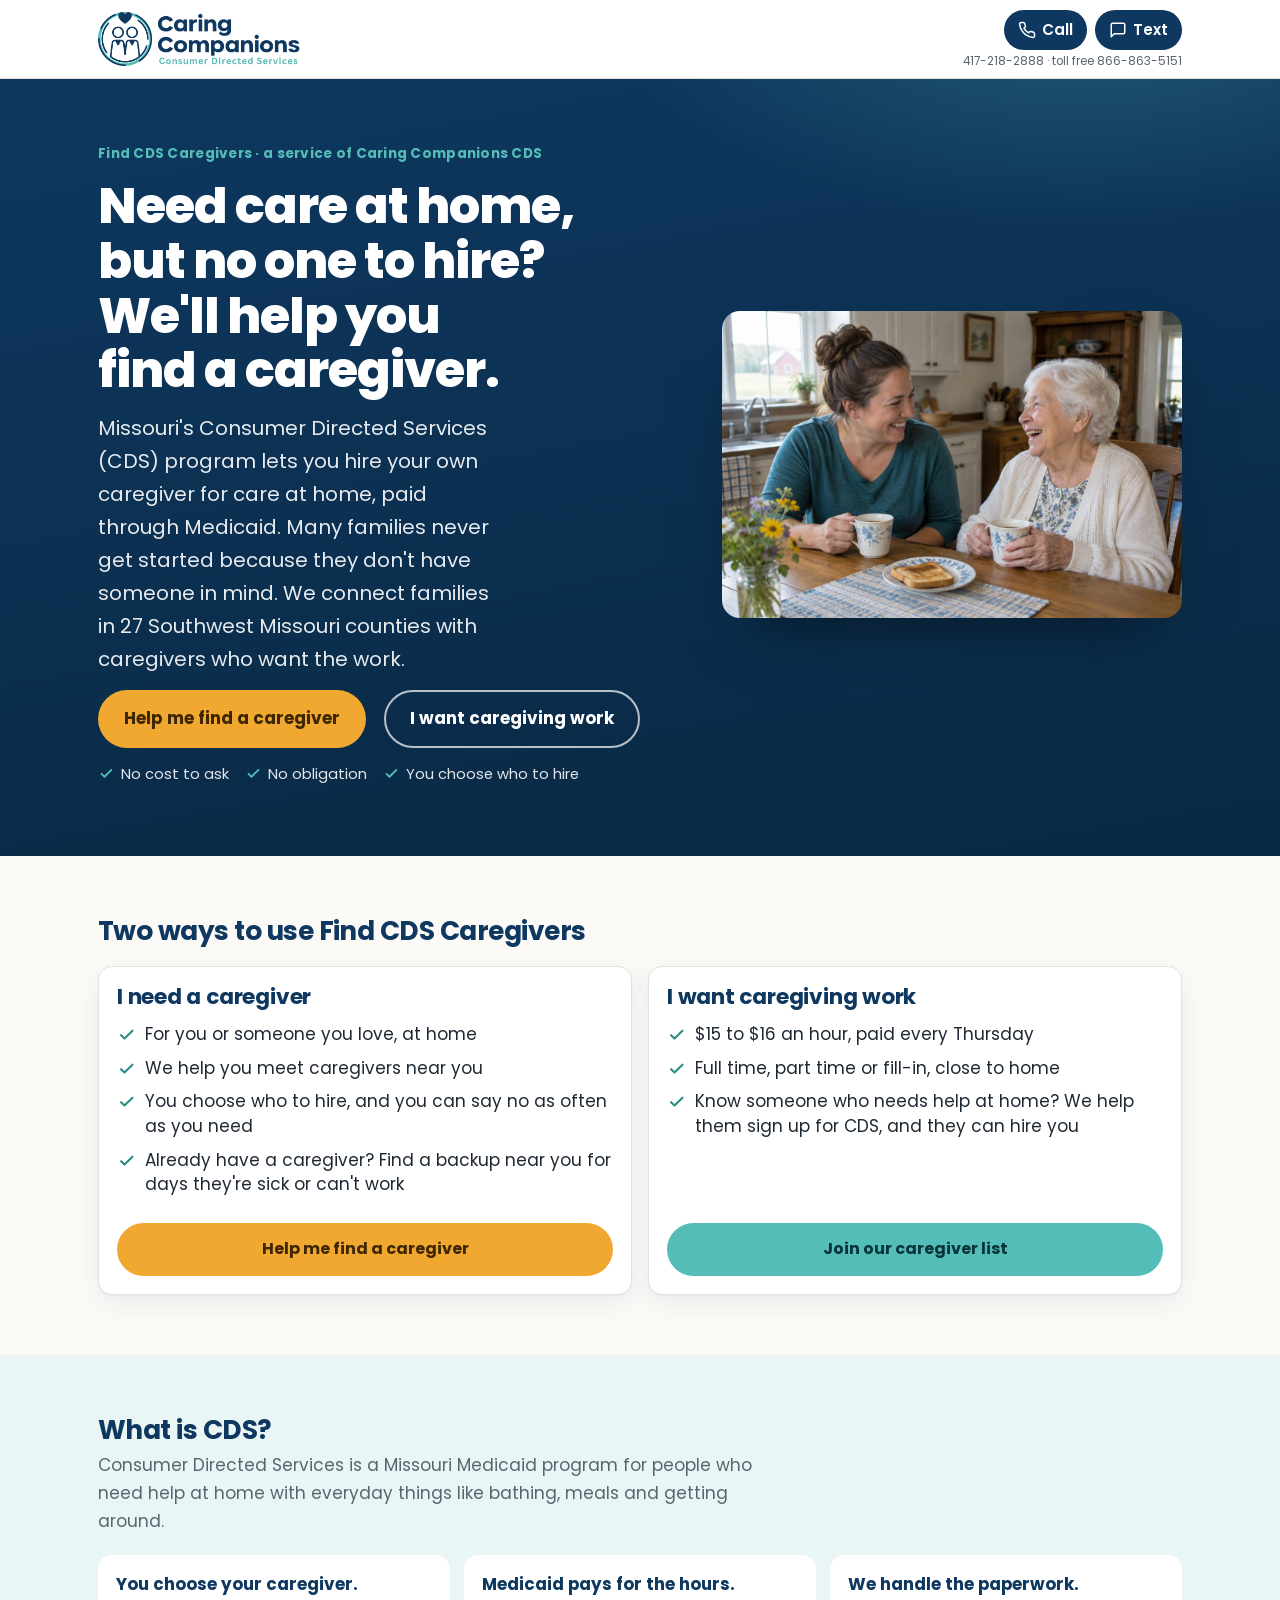
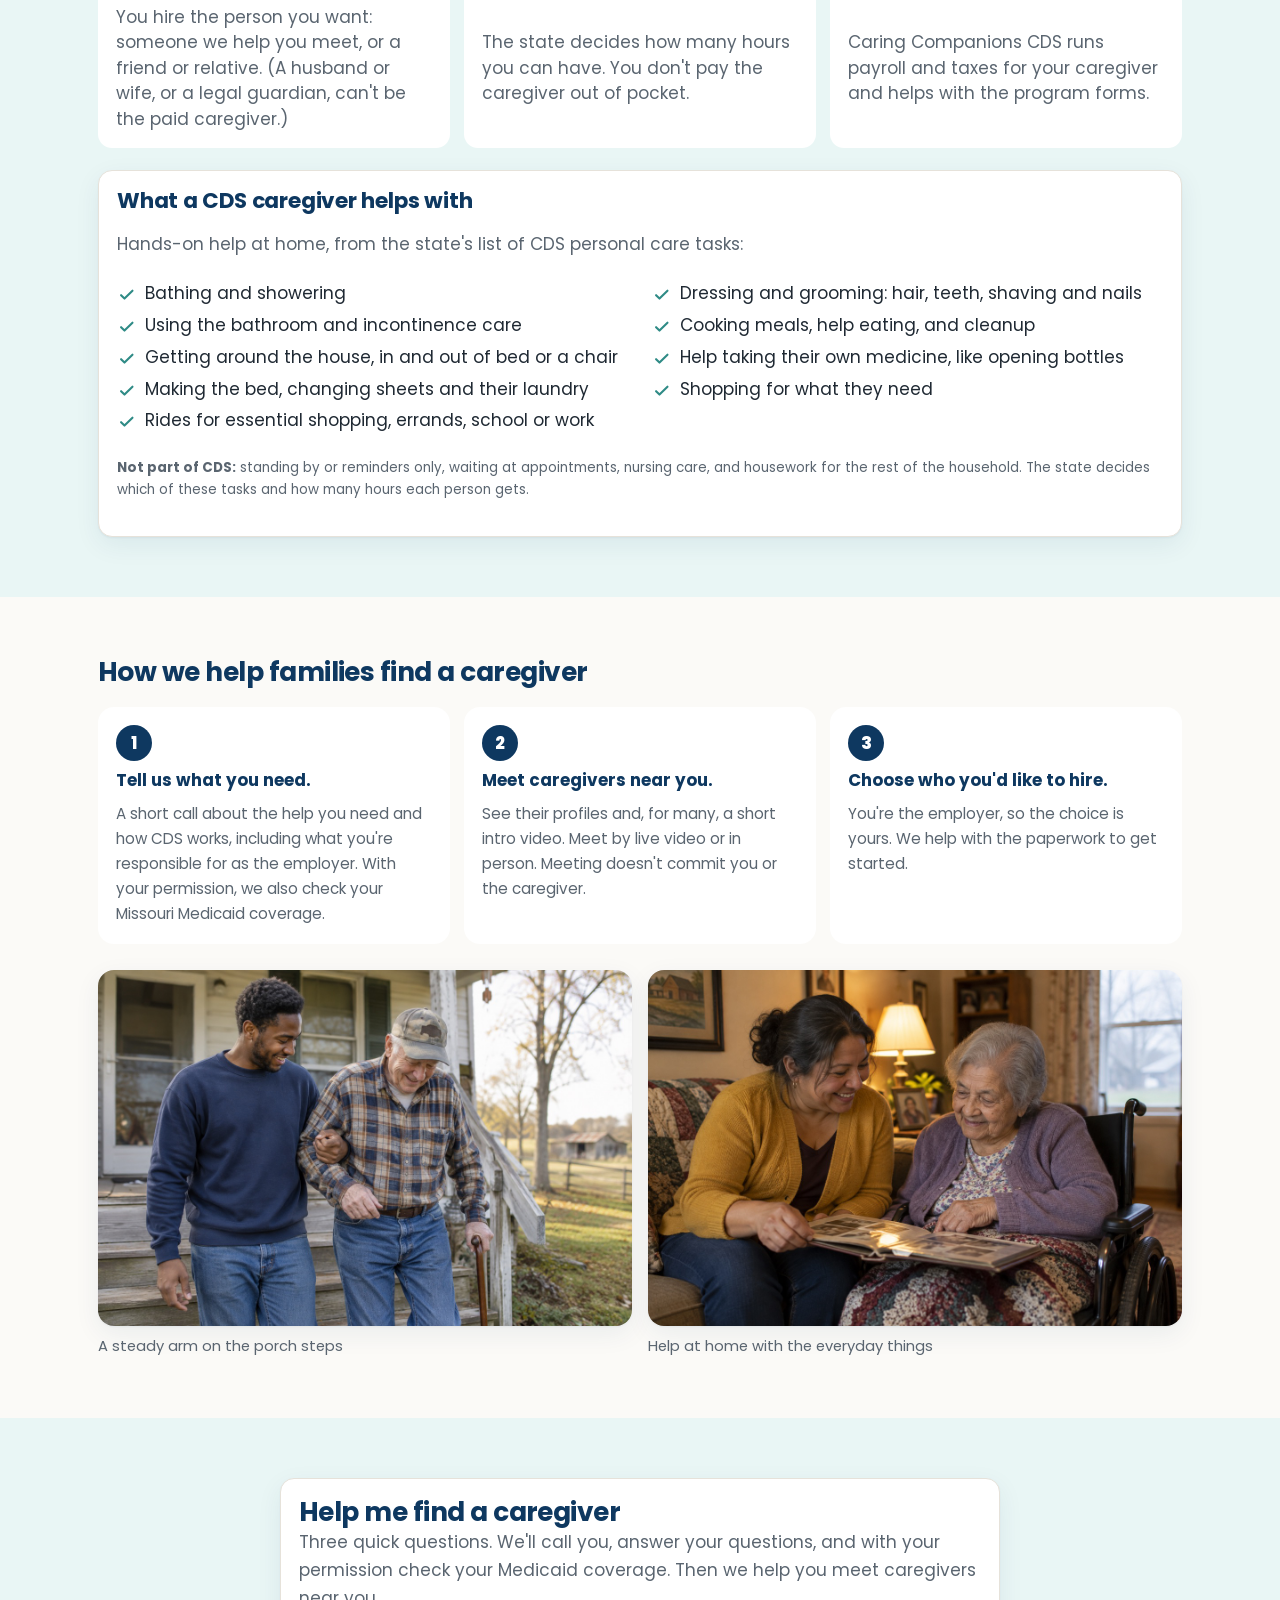
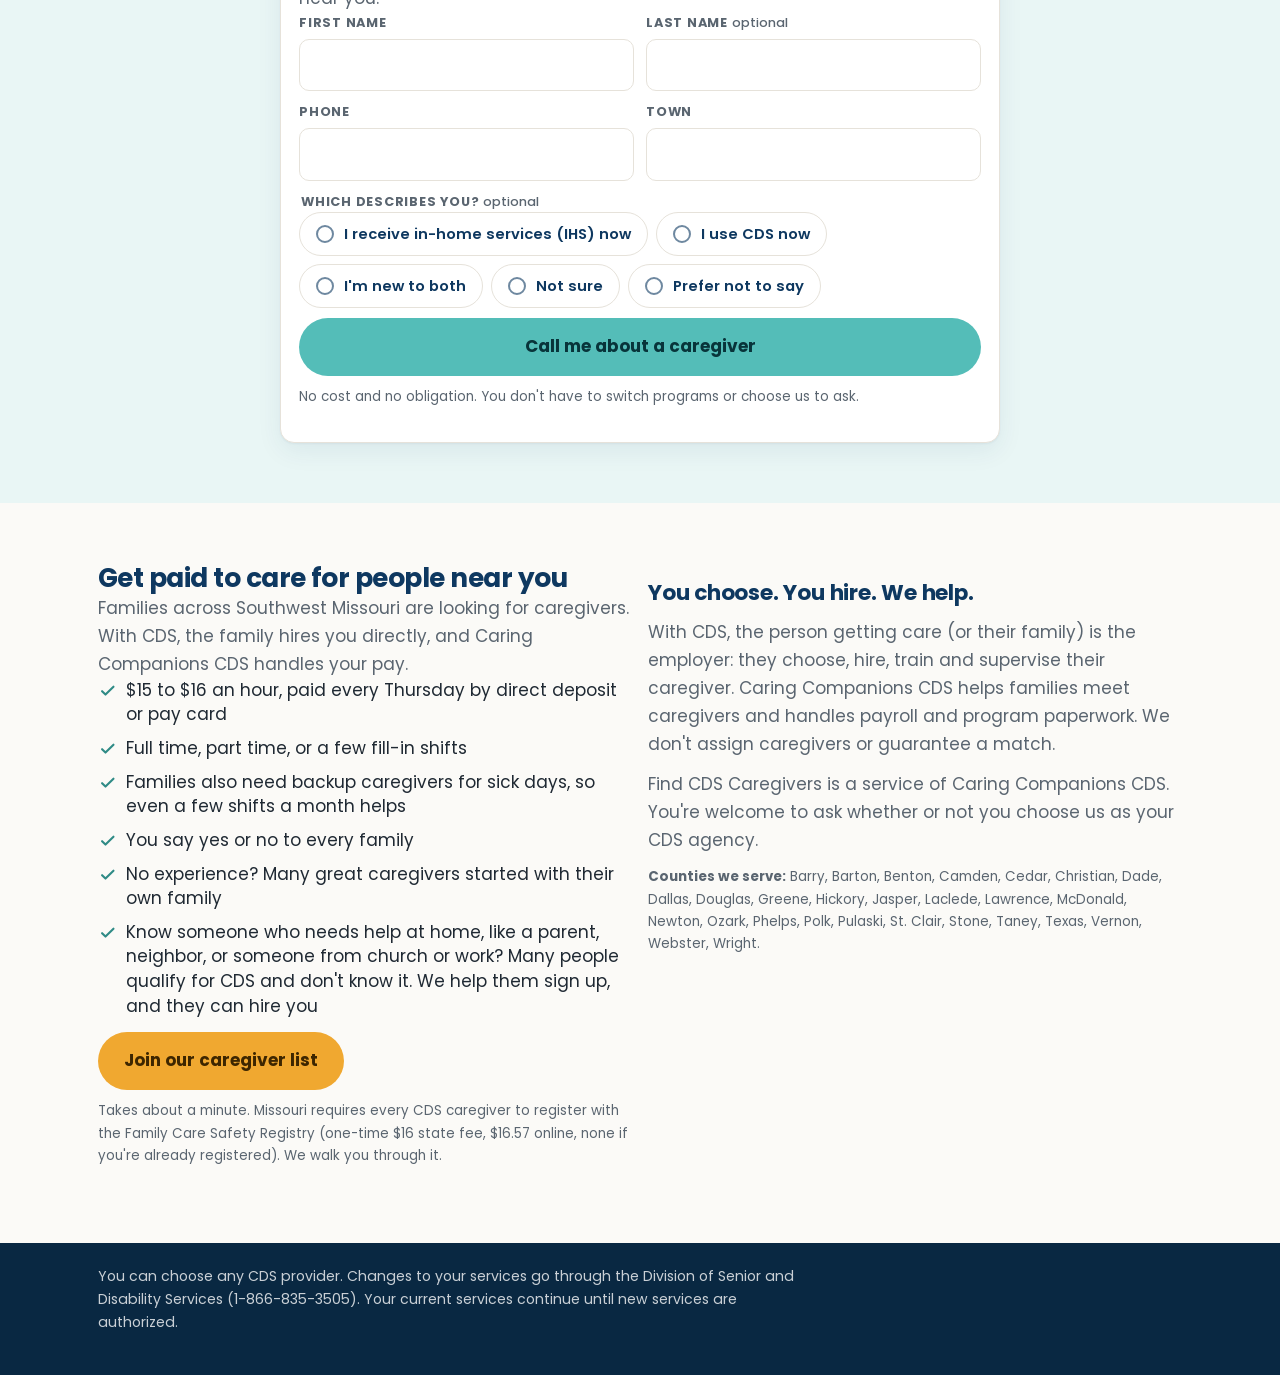
<file: index.html>
<!DOCTYPE html>
<html lang="en">
<head>
<meta charset="UTF-8">
<meta name="viewport" content="width=device-width, initial-scale=1">
<title>Find CDS Caregivers | Find a Caregiver or Caregiving Work in Southwest Missouri</title>
<meta name="description" content="Need care at home but no one to hire? Find CDS Caregivers helps families in Missouri's Consumer Directed Services program find a caregiver, and helps caregivers find work at $15 to $16 an hour. A service of Caring Companions CDS.">
<link rel="canonical" href="https://findcdscaregivers.com/">
<meta property="og:type" content="website">
<meta property="og:url" content="https://findcdscaregivers.com/">
<meta property="og:title" content="Need care at home, but no one to hire?">
<meta property="og:description" content="We help Southwest Missouri families in the CDS program find a caregiver, and help caregivers find work. A service of Caring Companions CDS.">
<meta property="og:image" content="https://findcdscaregivers.com/assets/share-families.jpg">
<meta property="og:image:width" content="1200">
<meta property="og:image:height" content="630">
<meta property="og:image:alt" content="A caregiver and an older woman laughing over coffee at a kitchen table">
<meta name="twitter:card" content="summary_large_image">
<meta name="theme-color" content="#0e3860">
<link rel="icon" href="assets/icon-192.png">
<link rel="apple-touch-icon" href="assets/apple-touch-icon.png">
<link rel="preconnect" href="https://fonts.googleapis.com">
<link rel="preconnect" href="https://fonts.gstatic.com" crossorigin>
<link href="https://fonts.googleapis.com/css2?family=Poppins:wght@400;500;600;700;800&display=swap" rel="stylesheet">
<link rel="stylesheet" href="assets/site.css">
<link rel="stylesheet" href="assets/match/match.css">
<script type="application/ld+json">
{
  "@context": "https://schema.org",
  "@type": "Service",
  "name": "Private CDS Caregiver Network",
  "serviceType": "Caregiver introductions for Missouri Consumer Directed Services",
  "url": "https://findcdscaregivers.com/",
  "areaServed": "Southwest Missouri",
  "provider": {
    "@type": "HomeHealthCareService",
    "name": "Caring Companions Consumer Directed Services, LLC",
    "url": "https://caringcds.com/",
    "telephone": "+1-417-218-2888"
  }
}
</script>
</head>
<body>
<div id="app"><noscript><p style="padding:24px;font-family:Poppins,sans-serif">Please call Caring Companions CDS at <a href="tel:+14172182888">417-218-2888</a> (toll free <a href="tel:+18668635151">866-863-5151</a>).</p></noscript></div>
<script type="module">
import { mountPublic } from './assets/match/public-app.js';
mountPublic(document.getElementById('app'), { view: 'landing' });
</script>
</body>
</html>
</file>
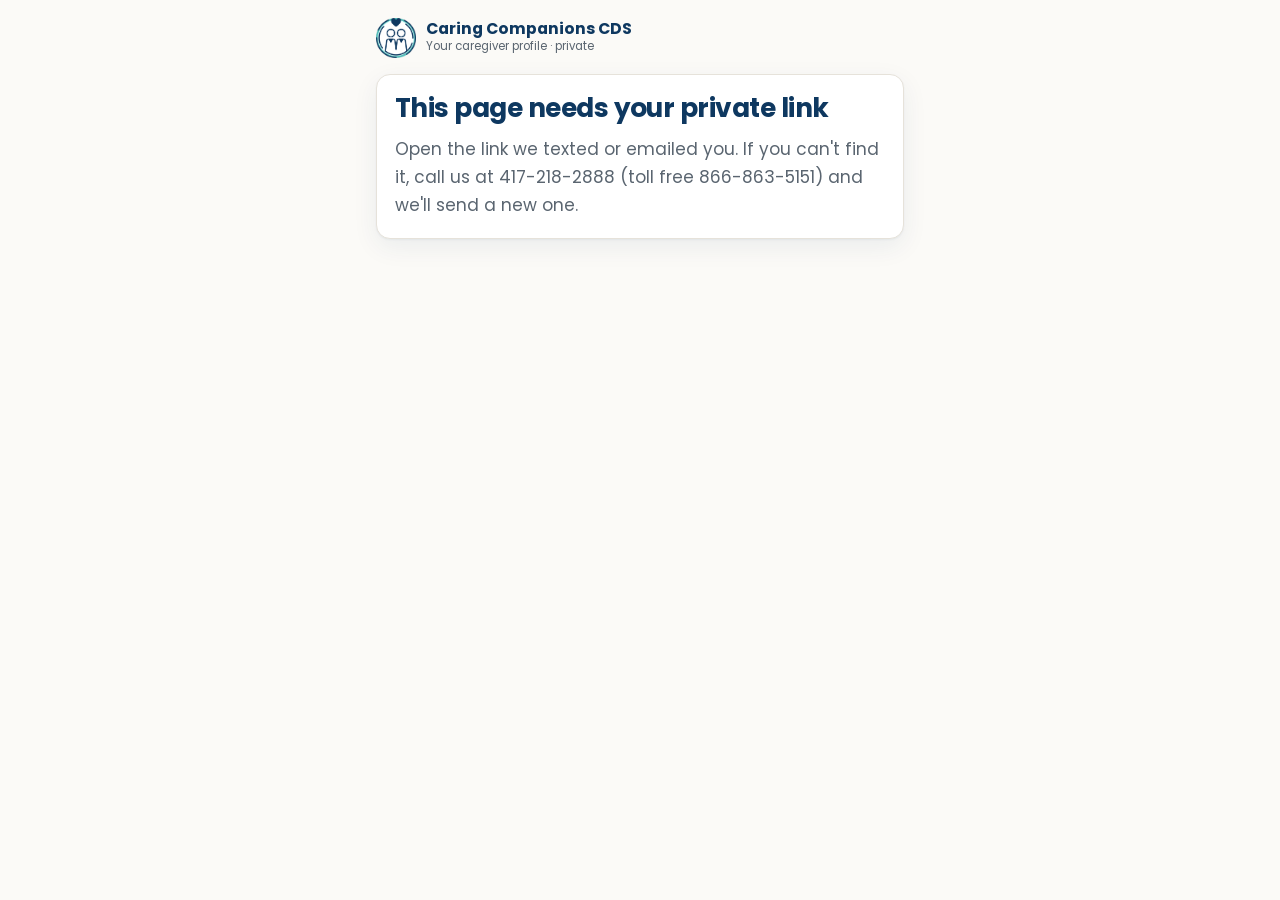
<file: caregiver/index.html>
<!DOCTYPE html>
<html lang="en">
<head>
<meta charset="UTF-8">
<meta name="viewport" content="width=device-width, initial-scale=1">
<title>Your Caregiver Profile | Caring Companions CDS</title>
<meta name="robots" content="noindex, nofollow">
<meta name="referrer" content="no-referrer">
<meta name="theme-color" content="#0e3860">
<link rel="icon" href="../assets/icon-192.png">
<link rel="preconnect" href="https://fonts.googleapis.com">
<link rel="preconnect" href="https://fonts.gstatic.com" crossorigin>
<link href="https://fonts.googleapis.com/css2?family=Poppins:wght@400;500;600;700;800&display=swap" rel="stylesheet">
<link rel="stylesheet" href="../assets/site.css">
<link rel="stylesheet" href="../assets/match/match.css">
</head>
<body style="background:#fbfaf7">
<div id="app"><noscript><p style="padding:24px;font-family:Poppins,sans-serif">Please call Caring Companions CDS at <a href="tel:+14172182888">417-218-2888</a>.</p></noscript></div>
<script type="module">
import { mountCaregiver } from '../assets/match/caregiver-app.js';
const u = new URLSearchParams(location.search);
mountCaregiver(document.getElementById('app'), { link: u.get('c') || '', view: u.get('view') || 'home', assetBase: '../' });
</script>
</body>
</html>
</file>
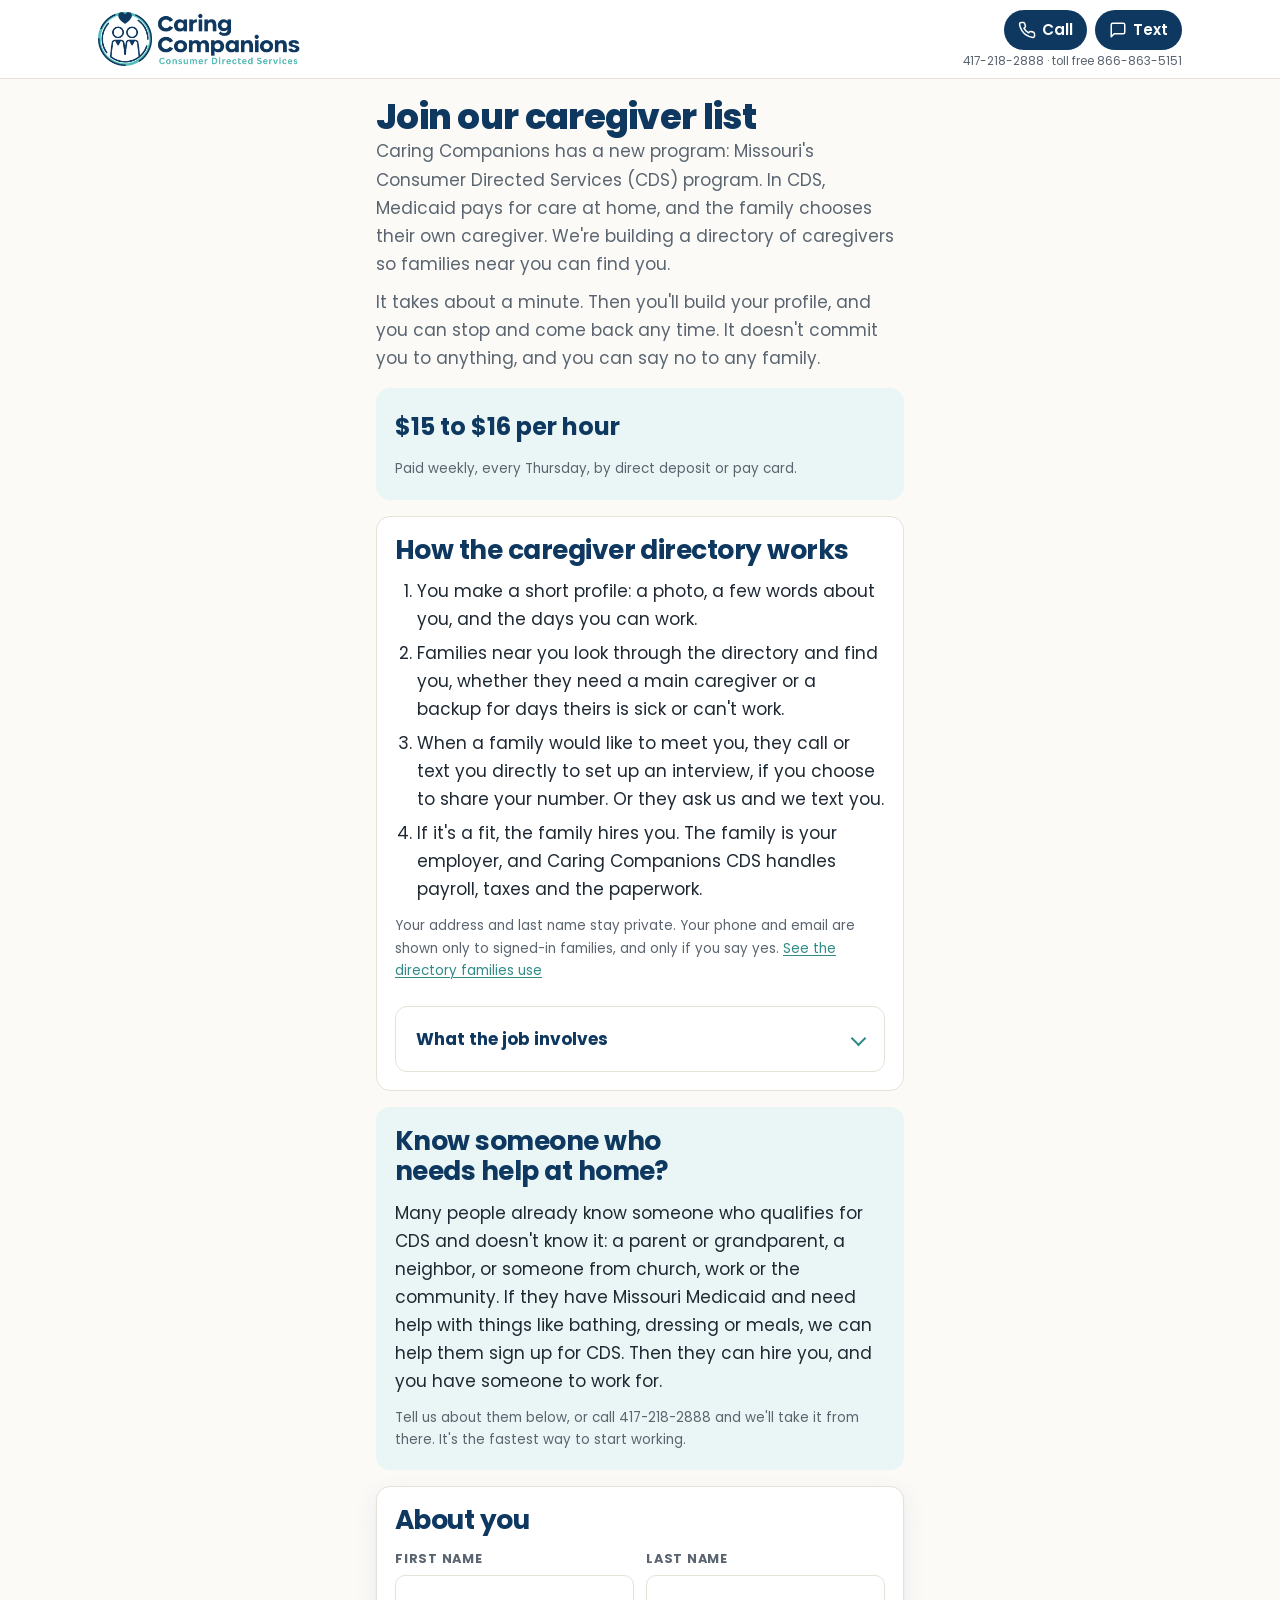
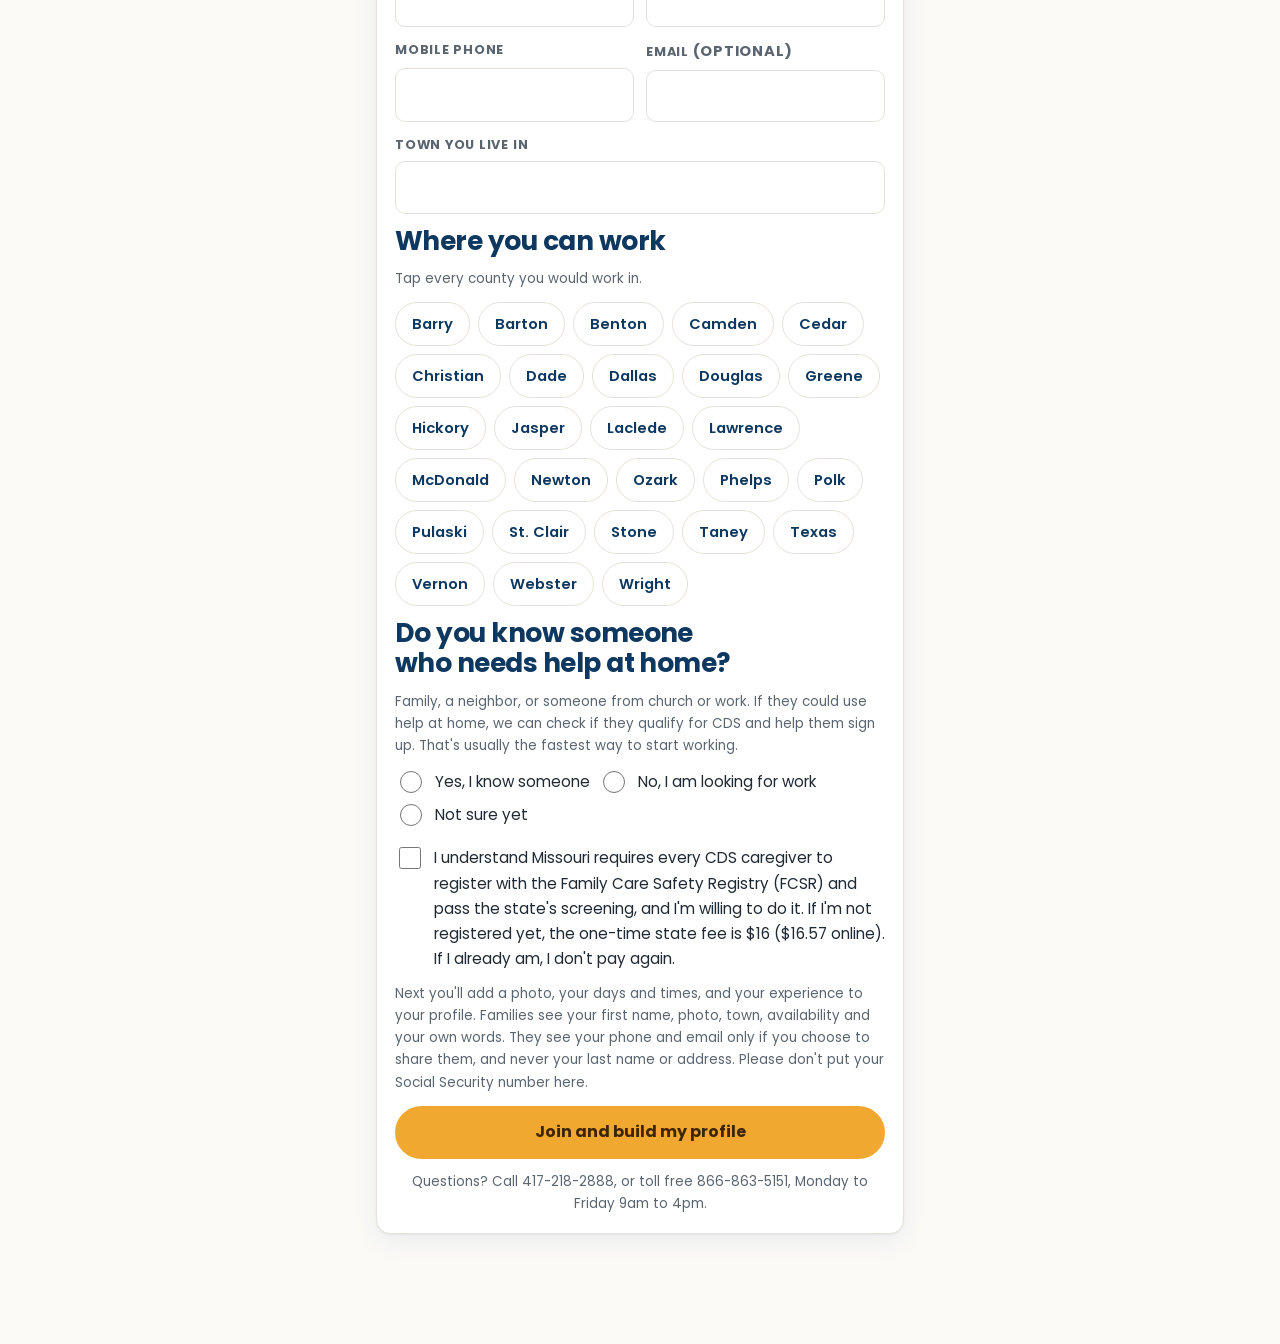
<file: caregivers/index.html>
<!DOCTYPE html>
<html lang="en">
<head>
<meta charset="UTF-8">
<meta name="viewport" content="width=device-width, initial-scale=1">
<title>Join Our Caregiver List | Caring Companions CDS</title>
<meta name="description" content="Join the Caring Companions CDS caregiver list. Families across 27 Southwest Missouri counties hire full-time, part-time and fill-in caregivers through Missouri's CDS program. $15 to $16 per hour, paid weekly.">
<link rel="canonical" href="https://findcdscaregivers.com/caregivers/">
<meta property="og:type" content="website">
<meta property="og:url" content="https://findcdscaregivers.com/caregivers/">
<meta property="og:title" content="Join our caregiver list">
<meta property="og:description" content="$15 to $16 per hour, paid weekly. Full-time, part-time and fill-in caregiver work across 27 Southwest Missouri counties.">
<meta property="og:image" content="https://findcdscaregivers.com/assets/share-caregivers.jpg">
<meta property="og:image:width" content="1200">
<meta property="og:image:height" content="630">
<meta property="og:image:alt" content="A caregiver and an older woman looking through a photo album together">
<meta name="twitter:card" content="summary_large_image">
<meta name="theme-color" content="#0e3860">
<link rel="icon" href="../assets/icon-192.png">
<link rel="apple-touch-icon" href="../assets/apple-touch-icon.png">
<link rel="preconnect" href="https://fonts.googleapis.com">
<link rel="preconnect" href="https://fonts.gstatic.com" crossorigin>
<link href="https://fonts.googleapis.com/css2?family=Poppins:wght@400;500;600;700;800&display=swap" rel="stylesheet">
<link rel="stylesheet" href="../assets/site.css">
<link rel="stylesheet" href="../assets/match/match.css">
</head>
<body>
<div id="app"><noscript><p style="padding:24px;font-family:Poppins,sans-serif">To join our caregiver list, please call Caring Companions CDS at <a href="tel:+14172182888">417-218-2888</a> (toll free <a href="tel:+18668635151">866-863-5151</a>), Monday to Friday 9am to 4pm.</p></noscript></div>
<script type="module">
import { mountPublic } from '../assets/match/public-app.js';
mountPublic(document.getElementById('app'), { view: 'join', logo: '../assets/logo.png' });
</script>
</body>
</html>
</file>
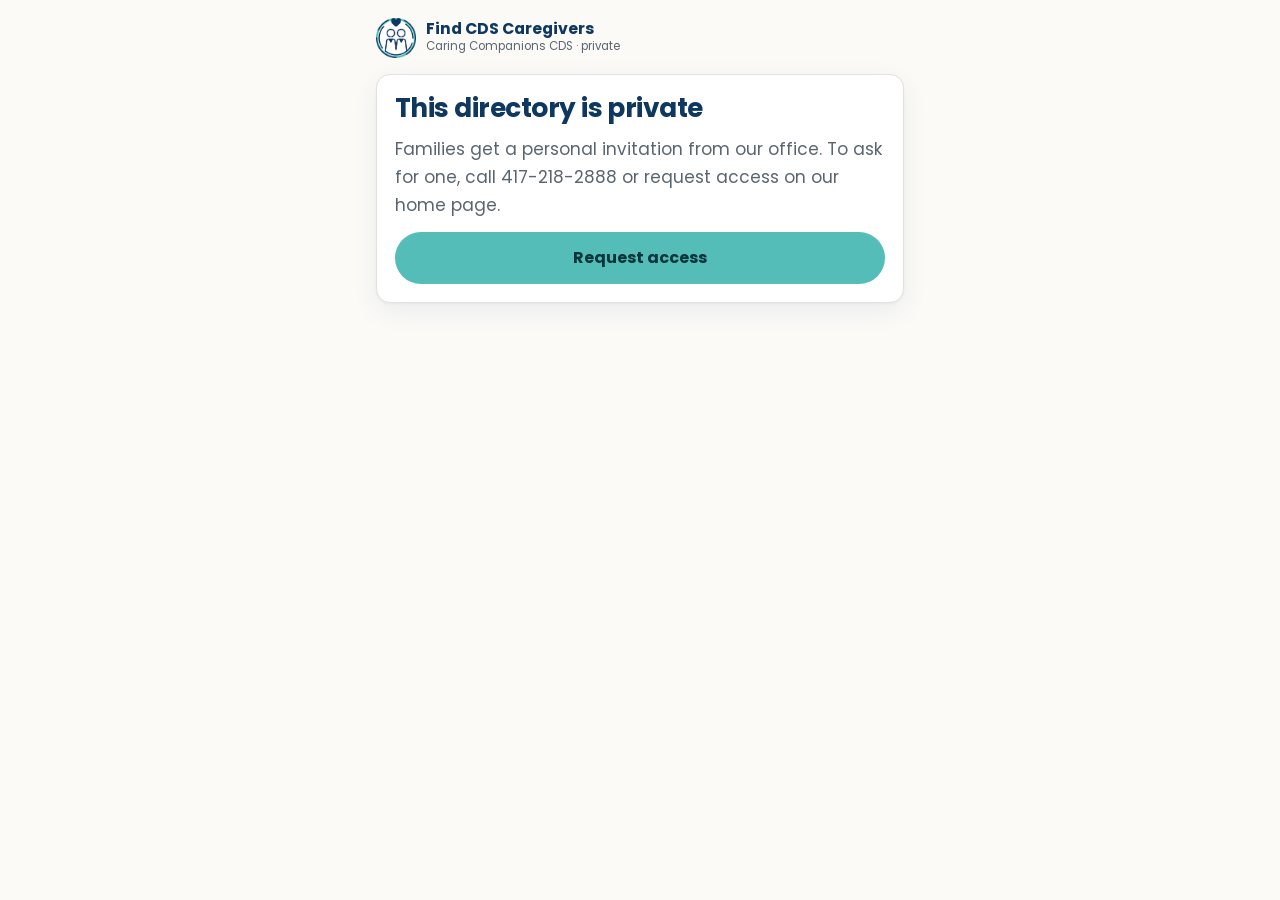
<file: directory/index.html>
<!DOCTYPE html>
<html lang="en">
<head>
<meta charset="UTF-8">
<meta name="viewport" content="width=device-width, initial-scale=1">
<title>Private Caregiver Directory | Caring Companions CDS</title>
<meta name="robots" content="noindex, nofollow">
<meta name="referrer" content="no-referrer">
<meta name="theme-color" content="#0e3860">
<link rel="icon" href="../assets/icon-192.png">
<link rel="preconnect" href="https://fonts.googleapis.com">
<link rel="preconnect" href="https://fonts.gstatic.com" crossorigin>
<link href="https://fonts.googleapis.com/css2?family=Poppins:wght@400;500;600;700;800&display=swap" rel="stylesheet">
<link rel="stylesheet" href="../assets/site.css">
<link rel="stylesheet" href="../assets/match/match.css">
</head>
<body style="background:#fbfaf7">
<div id="app"><noscript><p style="padding:24px;font-family:Poppins,sans-serif">Please call Caring Companions CDS at <a href="tel:+14172182888">417-218-2888</a>.</p></noscript></div>
<script type="module">
import { mountFamily } from '../assets/match/family-app.js';
const u = new URLSearchParams(location.search);
mountFamily(document.getElementById('app'), { invite: u.get('i') || '', assetBase: '../' });
</script>
</body>
</html>
</file>
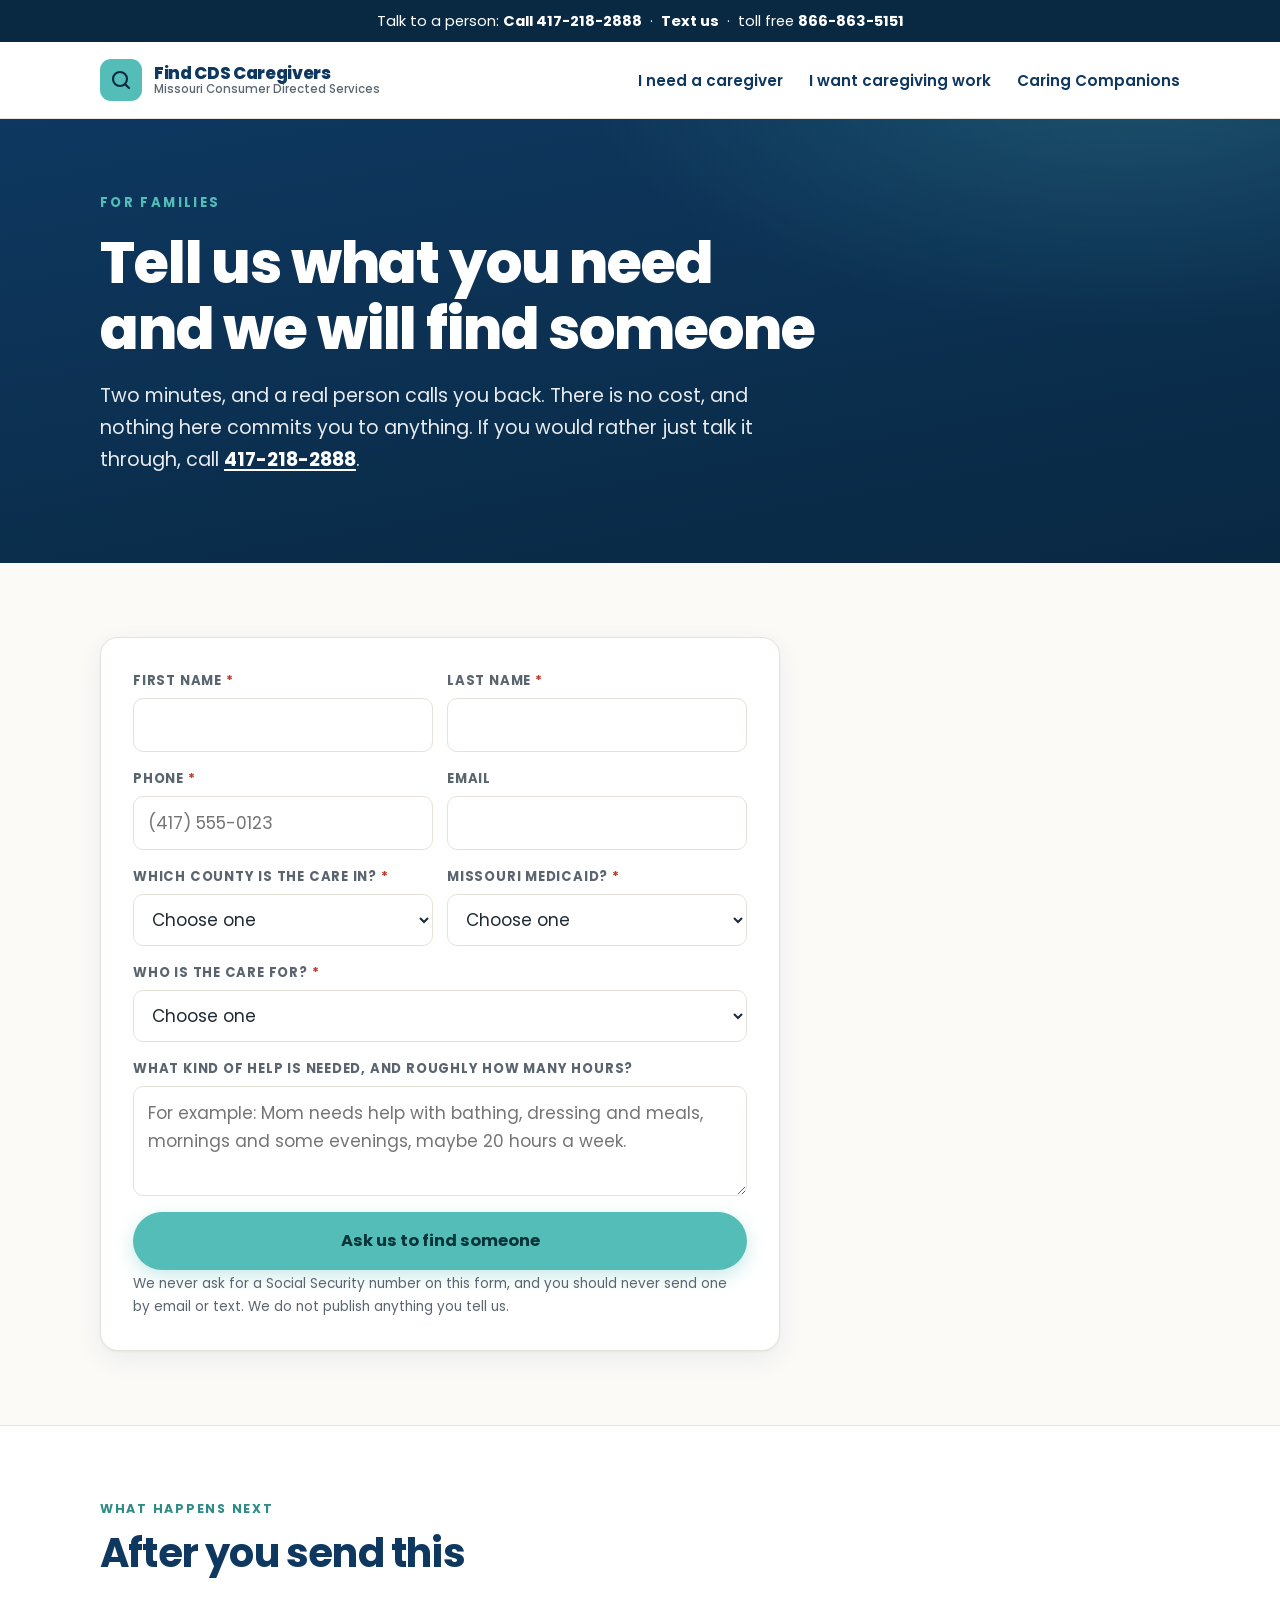
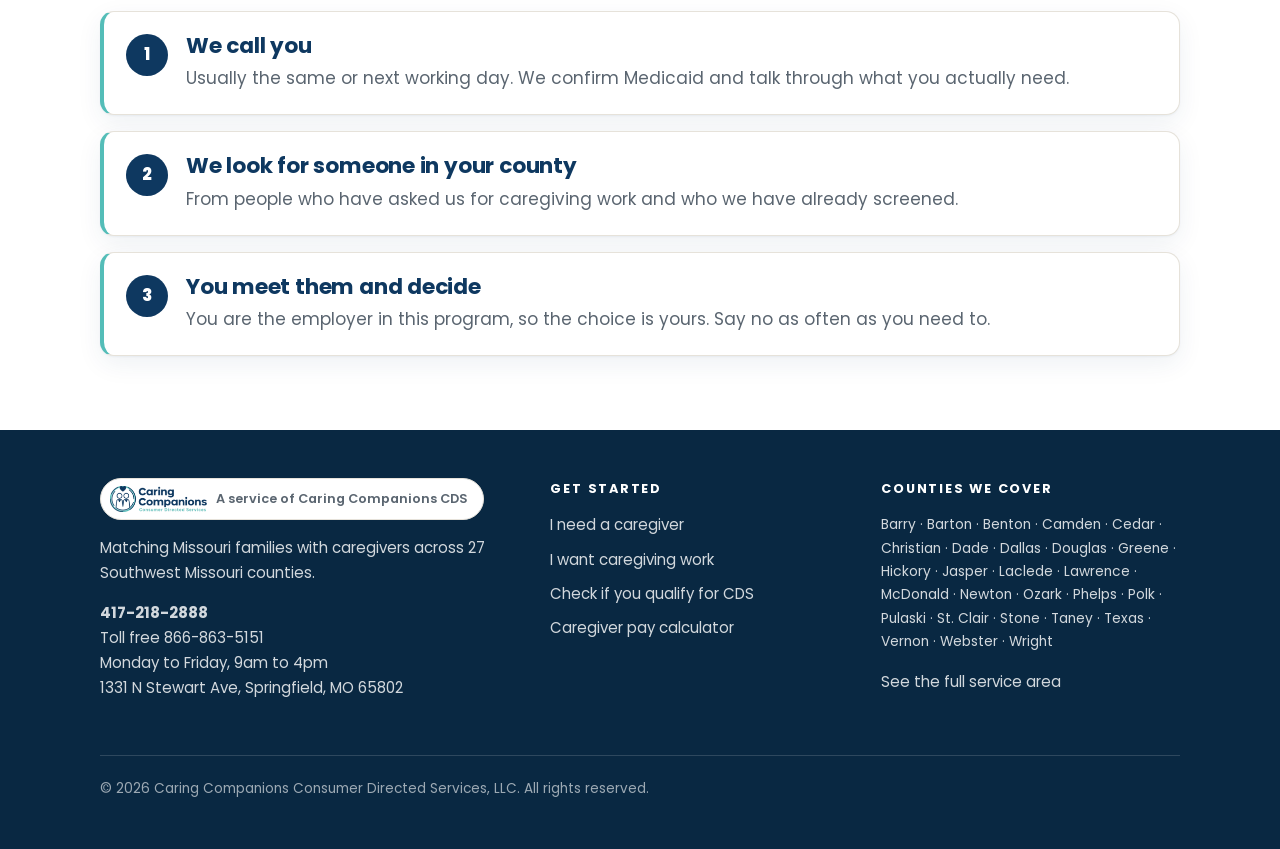
<file: families/index.html>
<!DOCTYPE html>
<html lang="en">
<head>
<meta charset="UTF-8">
<meta name="viewport" content="width=device-width, initial-scale=1">
<title>Ask Us to Find You a CDS Caregiver | Southwest Missouri</title>
<meta name="description" content="Tell us your county and what help you need, and we introduce you to a screened caregiver near you. Free, and included when you enroll in CDS with Caring Companions.">
<link rel="canonical" href="https://findcdscaregivers.com/families/">
<meta property="og:type" content="website">
<meta property="og:url" content="https://findcdscaregivers.com/families/">
<meta property="og:title" content="Ask Us to Find You a CDS Caregiver | Southwest Missouri">
<meta property="og:description" content="Tell us your county and what help you need, and we introduce you to a screened caregiver near you. Free, and included when you enroll in CDS with Caring Companions.">
<meta property="og:image" content="https://findcdscaregivers.com/assets/share-families.jpg">
<meta property="og:image:width" content="1200">
<meta property="og:image:height" content="630">
<meta property="og:image:alt" content="A caregiver and an older woman laughing over coffee at a kitchen table">
<meta name="twitter:card" content="summary_large_image">
<meta name="theme-color" content="#0e3860">
<link rel="icon" href="../assets/icon-192.png">
<link rel="apple-touch-icon" href="../assets/apple-touch-icon.png">
<link rel="preconnect" href="https://fonts.googleapis.com">
<link rel="preconnect" href="https://fonts.gstatic.com" crossorigin>
<link href="https://fonts.googleapis.com/css2?family=Poppins:wght@400;500;600;700;800&display=swap" rel="stylesheet">
<link rel="stylesheet" href="../assets/site.css">
<style>
  /* This is a sister service, not a second company: same palette, but the
     wordmark and hero belong to the matching service so it can stand alone. */
  .svc-brand{display:flex; align-items:center; gap:12px; text-decoration:none}
  .svc-mark{width:42px; height:42px; flex:none; border-radius:11px; background:var(--teal);
    display:flex; align-items:center; justify-content:center; color:var(--navy-deep)}
  .svc-mark .icon{width:24px; height:24px; stroke-width:2.1}
  .svc-name{line-height:1.15}
  .svc-name strong{display:block; font-size:1.06rem; font-weight:800; color:var(--navy); letter-spacing:-.02em}
  .svc-name span{display:block; font-size:.72rem; color:var(--ink-soft); font-weight:500}

  .byline{display:inline-flex; align-items:center; gap:9px; background:var(--card);
    border:1px solid var(--line); border-radius:99px; padding:7px 15px 7px 9px; text-decoration:none}
  .byline img{height:26px; width:auto}
  .byline span{font-size:.8rem; color:var(--ink-soft); font-weight:600}

  .split{display:grid; gap:16px; margin-top:2.4rem}
  @media (min-width:760px){ .split{grid-template-columns:1fr 1fr; gap:20px} }
  .lane{background:var(--card); border:2px solid var(--line); border-radius:18px; padding:26px;
    display:flex; flex-direction:column; box-shadow:var(--shadow)}
  .lane.hot{border-color:var(--teal)}
  .lane .lmark{width:52px; height:52px; border-radius:14px; display:flex; align-items:center;
    justify-content:center; margin-bottom:1.1rem}
  .lane.hot .lmark{background:var(--teal-pale); color:var(--teal-deep)}
  .lane.cool .lmark{background:#eef2f7; color:var(--navy-soft)}
  .lane .lmark .icon{width:27px; height:27px; stroke-width:2}
  .lane h2{font-size:1.4rem; margin-bottom:.5rem}
  .lane p{color:var(--ink-soft); flex:1}
  .lane .go{margin-top:1.2rem}

  .supply{background:var(--card); border:2px solid var(--teal); border-radius:18px;
    padding:clamp(20px,4vw,28px); box-shadow:var(--shadow)}
  .supply .headline{font-size:clamp(1.3rem,3.4vw,1.7rem); font-weight:800; color:var(--navy);
    letter-spacing:-.02em; margin-bottom:.4rem}
  .supply .cgrid{display:grid; gap:8px; margin-top:1.2rem;
    grid-template-columns:repeat(auto-fill,minmax(132px,1fr))}
  .supply .cty{display:flex; justify-content:space-between; gap:8px; align-items:center;
    background:var(--paper); border:1px solid var(--line); border-radius:9px; padding:9px 12px; font-size:.9rem}
  .supply .cty b{font-variant-numeric:tabular-nums; color:var(--teal-deep)}
  .supply .empty{color:var(--ink-soft); font-size:.95rem}
</style>
</head>
<body>

<svg width="0" height="0" style="position:absolute" aria-hidden="true">
  <symbol id="i-phone" viewBox="0 0 24 24"><path d="M22 16.9v3a2 2 0 0 1-2.2 2 19.8 19.8 0 0 1-8.6-3.1 19.5 19.5 0 0 1-6-6A19.8 19.8 0 0 1 2.1 4.2 2 2 0 0 1 4.1 2h3a2 2 0 0 1 2 1.7c.1 1 .4 1.9.7 2.8a2 2 0 0 1-.5 2.1L8.1 9.9a16 16 0 0 0 6 6l1.3-1.3a2 2 0 0 1 2.1-.4c.9.3 1.8.6 2.8.7a2 2 0 0 1 1.7 2Z"/></symbol>
  <symbol id="i-check" viewBox="0 0 24 24"><path d="m20 6-11 11-5-5"/></symbol>
  <symbol id="i-heart" viewBox="0 0 24 24"><path d="M20.8 5.6a5 5 0 0 0-7.1 0L12 7.3l-1.7-1.7a5 5 0 1 0-7.1 7.1l8.8 8.8 8.8-8.8a5 5 0 0 0 0-7.1Z"/></symbol>
  <symbol id="i-home" viewBox="0 0 24 24"><path d="M3 10.5 12 3l9 7.5V21H3Z"/><path d="M9.5 21v-6h5v6"/></symbol>
  <symbol id="i-cal" viewBox="0 0 24 24"><rect x="3" y="5" width="18" height="16" rx="2"/><path d="M8 3v4M16 3v4M3 11h18"/></symbol>
  <symbol id="i-shield" viewBox="0 0 24 24"><path d="M12 22s8-3.6 8-10V5l-8-3-8 3v7c0 6.4 8 10 8 10Z"/></symbol>
  <symbol id="i-users" viewBox="0 0 24 24"><path d="M16 21v-2a4 4 0 0 0-4-4H6a4 4 0 0 0-4 4v2"/><circle cx="9" cy="7" r="4"/><path d="M22 21v-2a4 4 0 0 0-3-3.9"/><path d="M16 3.1a4 4 0 0 1 0 7.8"/></symbol>
  <symbol id="i-hand" viewBox="0 0 24 24"><path d="M11 13V4.5a1.5 1.5 0 0 1 3 0V12"/><path d="M14 12V3.5a1.5 1.5 0 0 1 3 0V12"/><path d="M17 12v-1.5a1.5 1.5 0 0 1 3 0V15a6 6 0 0 1-6 6h-2a7 7 0 0 1-7-7v-3a1.5 1.5 0 0 1 3 0"/></symbol>
  <symbol id="i-search" viewBox="0 0 24 24"><circle cx="11" cy="11" r="7"/><path d="m20 20-3.6-3.6"/></symbol>
  <symbol id="i-map" viewBox="0 0 24 24"><path d="M12 21s7-5.7 7-11a7 7 0 1 0-14 0c0 5.3 7 11 7 11Z"/><circle cx="12" cy="10" r="2.6"/></symbol>
</svg>

<div class="callbar">Talk to a person: <a href="tel:+14172182888">Call 417-218-2888</a> &nbsp;·&nbsp; <a href="sms:+14172182888">Text us</a> &nbsp;·&nbsp; toll free <a href="tel:+18668635151">866-863-5151</a></div>

<header>
  <div class="wrap navrow">
    <a class="svc-brand" href="../" aria-label="Find CDS Caregivers, home">
      <span class="svc-mark"><svg class="icon" aria-hidden="true"><use href="#i-search"/></svg></span>
      <span class="svc-name">
        <strong>Find CDS Caregivers</strong>
        <span>Missouri Consumer Directed Services</span>
      </span>
    </a>
    <nav aria-label="Main">
      <ul>
        <li><a href="../families/">I need a caregiver</a></li>
        <li><a href="../caregivers/">I want caregiving work</a></li>
        <li><a href="https://caringcds.com/">Caring Companions</a></li>
      </ul>
    </nav>
    <button class="menu-btn" id="menuBtn" aria-expanded="false" aria-controls="drawer">
      <svg class="icon" aria-hidden="true"><use href="#i-users"/></svg> Menu
    </button>
  </div>
  <div class="drawer" id="drawer">
    <ul>
      <li><a href="../families/">I need a caregiver</a></li>
      <li><a href="../caregivers/">I want caregiving work</a></li>
      <li><a href="https://caringcds.com/">Caring Companions</a></li>
    </ul>
  </div>
</header>

<main>
<section class="hero">
  <div class="wrap">
    <p class="kicker">For families</p>
    <h1>Tell us what you need and we will find someone</h1>
    <p class="lede">Two minutes, and a real person calls you back. There is no cost, and nothing here commits
      you to anything. If you would rather just talk it through, call <a href="tel:+14172182888" style="color:#fff"><strong>417-218-2888</strong></a>.</p>
  </div>
</section>

<section>
  <div class="wrap">
    <form class="formcard" data-lead-form="findcdscaregivers - family request" novalidate style="max-width:680px">
      <div class="alert err"></div>
      <div class="alert ok"></div>

      <div class="grid2">
        <div class="field"><label for="f_first">First name <span class="req">*</span></label>
          <input id="f_first" name="first_name" type="text" autocomplete="given-name" required></div>
        <div class="field"><label for="f_last">Last name <span class="req">*</span></label>
          <input id="f_last" name="last_name" type="text" autocomplete="family-name" required></div>
      </div>
      <div class="grid2">
        <div class="field"><label for="f_phone">Phone <span class="req">*</span></label>
          <input id="f_phone" name="phone" type="tel" autocomplete="tel" placeholder="(417) 555-0123" required></div>
        <div class="field"><label for="f_email">Email</label>
          <input id="f_email" name="email" type="email" autocomplete="email"></div>
      </div>
      <div class="grid2">
        <div class="field"><label for="f_county">Which county is the care in? <span class="req">*</span></label>
          <select id="f_county" name="county" data-counties required><option value="">Choose one</option></select></div>
        <div class="field"><label for="f_mcaid">Missouri Medicaid? <span class="req">*</span></label>
          <select id="f_mcaid" name="has_medicaid" required>
            <option value="">Choose one</option>
            <option>Yes, active Medicaid</option>
            <option>Not sure</option>
            <option>No</option>
          </select></div>
      </div>
      <div class="field"><label for="f_who">Who is the care for? <span class="req">*</span></label>
        <select id="f_who" name="who_needs_care" required>
          <option value="">Choose one</option>
          <option>Myself</option>
          <option>My parent or grandparent</option>
          <option>My child or another relative</option>
          <option>A friend or neighbor</option>
        </select></div>
      <div class="field"><label for="f_msg">What kind of help is needed, and roughly how many hours?</label>
        <textarea id="f_msg" name="message" placeholder="For example: Mom needs help with bathing, dressing and meals, mornings and some evenings, maybe 20 hours a week."></textarea></div>

      <button class="btn btn-primary" type="submit" style="width:100%">Ask us to find someone</button>
      <p class="formnote">We never ask for a Social Security number on this form, and you should never send one
        by email or text. We do not publish anything you tell us.</p>
    </form>
  </div>
</section>

<section style="background:var(--card); border-top:1px solid var(--line)">
  <div class="wrap">
    <div class="sec-head"><p class="eyebrow">What happens next</p><h2>After you send this</h2></div>
    <ol class="steps">
      <li><span class="num">1</span><div><h3>We call you</h3>
        <p>Usually the same or next working day. We confirm Medicaid and talk through what you actually need.</p></div></li>
      <li><span class="num">2</span><div><h3>We look for someone in your county</h3>
        <p>From people who have asked us for caregiving work and who we have already screened.</p></div></li>
      <li><span class="num">3</span><div><h3>You meet them and decide</h3>
        <p>You are the employer in this program, so the choice is yours. Say no as often as you need to.</p></div></li>
    </ol>
  </div>
</section>
</main>

<footer>
  <div class="wrap">
    <div class="fgrid">
      <div>
        <p style="margin-bottom:1rem"><a class="byline" href="https://caringcds.com/">
          <img src="../assets/logo.png" alt="Caring Companions Consumer Directed Services">
          <span>A service of Caring Companions CDS</span>
        </a></p>
        <p>Matching Missouri families with caregivers across 27 Southwest Missouri counties.</p>
        <p>
          <a href="tel:+14172182888"><strong>417-218-2888</strong></a><br>
          Toll free <a href="tel:+18668635151">866-863-5151</a><br>
          Monday to Friday, 9am to 4pm<br>
          1331 N Stewart Ave, Springfield, MO 65802
        </p>
      </div>
      <div>
        <h4>Get started</h4>
        <ul>
          <li><a href="../families/">I need a caregiver</a></li>
          <li><a href="../caregivers/">I want caregiving work</a></li>
          <li><a href="https://caringcds.com/">Check if you qualify for CDS</a></li>
          <li><a href="https://caringcds.com/">Caregiver pay calculator</a></li>
        </ul>
      </div>
      <div>
        <h4>Counties we cover</h4>
        <p style="font-size:.86rem; line-height:1.7">Barry · Barton · Benton · Camden · Cedar · Christian · Dade · Dallas · Douglas · Greene · Hickory · Jasper · Laclede · Lawrence · McDonald · Newton · Ozark · Phelps · Polk · Pulaski · St. Clair · Stone · Taney · Texas · Vernon · Webster · Wright</p>
        <p><a href="https://caringcds.com/service-area/">See the full service area</a></p>
      </div>
    </div>
    <div class="legal">© 2026 Caring Companions Consumer Directed Services, LLC. All rights reserved.</div>
  </div>
</footer>

<div class="sticky">
  <a class="btn btn-call" href="tel:+14172182888"><svg class="icon" aria-hidden="true"><use href="#i-phone"/></svg> Call now</a>
  <a class="btn btn-primary" href="#">Send my request</a>
</div>

<script src="../assets/site.js" defer></script>
</body>
</html>
</file>
<file: assets/site.css>
/* Caring Companions CDS — shared styles.
   One stylesheet for every page so the pages cannot drift apart. */
:root{
    --navy:#0e3860; --navy-deep:#092842; --navy-soft:#1b4d7e;
    --teal:#54bdb8; --teal-deep:#2f8b86; --teal-pale:#e9f6f5;
    --honey:#f0a830;
    /* Warm-biased neutrals: a flat grey reads as unconsidered next to this palette. */
    --paper:#fbfaf7; --card:#ffffff; --line:#e6e2da;
    --ink:#1f2933; --ink-soft:#5a6570;
    --radius:14px;
    --shadow:0 1px 2px rgba(14,56,96,.05), 0 8px 26px rgba(14,56,96,.07);
    --wrap:1120px;
  }
  *,*::before,*::after{box-sizing:border-box}
  html{-webkit-text-size-adjust:100%; scroll-behavior:smooth}
  @media (prefers-reduced-motion:reduce){ html{scroll-behavior:auto} *{animation:none!important; transition:none!important} }
  body{
    margin:0; background:var(--paper); color:var(--ink);
    font-family:Poppins,-apple-system,BlinkMacSystemFont,"Segoe UI",sans-serif;
    /* 17px base. This audience skews older and includes people with disabilities;
       small type is a genuine barrier, not a style choice. */
    font-size:17px; line-height:1.65; -webkit-font-smoothing:antialiased;
  }
  h1,h2,h3{line-height:1.15; text-wrap:balance; margin:0; color:var(--navy); letter-spacing:-.02em}
  h1{font-size:clamp(2rem,6.4vw,3.6rem); font-weight:800}
  h2{font-size:clamp(1.55rem,4vw,2.5rem); font-weight:700}
  h3{font-size:clamp(1.1rem,2.4vw,1.35rem); font-weight:700; letter-spacing:-.01em}
  p{margin:0 0 1rem}
  a{color:var(--teal-deep); text-decoration-thickness:.08em; text-underline-offset:.15em}
  img{max-width:100%; height:auto; display:block}
  :focus-visible{outline:3px solid var(--honey); outline-offset:3px; border-radius:6px}
  .wrap{max-width:var(--wrap); margin:0 auto; padding:0 20px}
  .prose{max-width:64ch}
  .eyebrow{font-size:.78rem; font-weight:700; letter-spacing:.14em; text-transform:uppercase; color:var(--teal-deep); margin:0 0 .6rem}
  .icon{width:1.15em; height:1.15em; flex:none; fill:none; stroke:currentColor; stroke-width:1.9; stroke-linecap:round; stroke-linejoin:round}
  .sr{position:absolute; width:1px; height:1px; padding:0; margin:-1px; overflow:hidden; clip:rect(0 0 0 0); white-space:nowrap; border:0}

  /* ---------- buttons ---------- */
  .btn{
    display:inline-flex; align-items:center; justify-content:center; gap:.55em;
    min-height:54px; padding:.85rem 1.6rem; border-radius:999px; border:2px solid transparent;
    font:inherit; font-weight:700; font-size:1.02rem; text-decoration:none; cursor:pointer;
    transition:transform .12s ease, background .15s ease, box-shadow .15s ease;
  }
  .btn:active{transform:translateY(1px)}
  .btn-primary{background:var(--teal); color:#08343a; box-shadow:0 6px 18px rgba(84,189,184,.32)}
  .btn-primary:hover{background:#48aca7}
  .btn-call{background:var(--honey); color:#3d2600; box-shadow:0 6px 18px rgba(240,168,48,.3)}
  .btn-call:hover{background:#e09b26}
  .btn-ghost{background:transparent; color:#fff; border-color:rgba(255,255,255,.5)}
  .btn-ghost:hover{background:rgba(255,255,255,.1)}

  /* ---------- top bar ---------- */
  .callbar{background:var(--navy-deep); color:#fff; font-size:.92rem; text-align:center; padding:.55rem 20px}
  .callbar a{color:#fff; font-weight:700; text-decoration:none; white-space:nowrap}
  .callbar a:hover{text-decoration:underline}

  header{background:var(--card); border-bottom:1px solid var(--line); position:sticky; top:0; z-index:50}
  .navrow{display:flex; align-items:center; gap:18px; min-height:76px}
  .brand{display:flex; align-items:center; flex:none}
  .brand img{height:46px; width:auto}
  nav{margin-left:auto; display:none}
  nav ul{display:flex; align-items:center; gap:26px; list-style:none; margin:0; padding:0}
  nav a{color:var(--navy); font-weight:600; font-size:.95rem; text-decoration:none}
  nav a:hover{color:var(--teal-deep)}
  .navcta{display:none}
  @media (min-width:960px){ nav,.navcta{display:block} }

  .menu-btn{margin-left:auto; display:inline-flex; align-items:center; gap:.4em; background:none; border:2px solid var(--line);
    border-radius:10px; min-height:46px; padding:0 .9rem; font:inherit; font-weight:600; color:var(--navy); cursor:pointer}
  @media (min-width:960px){ .menu-btn{display:none} }
  .drawer{display:none; border-top:1px solid var(--line); background:var(--card)}
  .drawer.open{display:block}
  .drawer ul{list-style:none; margin:0; padding:8px 0}
  .drawer a{display:block; padding:14px 20px; color:var(--navy); font-weight:600; text-decoration:none; border-bottom:1px solid var(--paper)}

  /* ---------- hero ---------- */
  .hero{
    background:
      radial-gradient(900px 420px at 88% -10%, rgba(84,189,184,.22), transparent 60%),
      linear-gradient(170deg, var(--navy) 0%, var(--navy-deep) 100%);
    color:#fff; padding:clamp(2.4rem,7vw,4.6rem) 0 clamp(2.4rem,6vw,3.6rem);
  }
  .hero h1{color:#fff}
  .hero .kicker{font-size:.82rem; font-weight:700; letter-spacing:.18em; text-transform:uppercase; color:var(--teal); margin:0 0 1rem}
  .hero p.lede{font-size:clamp(1.02rem,2.3vw,1.2rem); color:rgba(255,255,255,.9); max-width:56ch; margin:1.1rem 0 1.9rem}
  .hero-actions{display:flex; flex-wrap:wrap; gap:12px}

  /* the two doors: the most important structural choice on the page */
  .doors{display:grid; gap:14px; margin-top:2.6rem}
  @media (min-width:720px){ .doors{grid-template-columns:1fr 1fr; gap:18px} }
  .door{
    display:flex; gap:16px; align-items:flex-start; text-align:left; text-decoration:none;
    background:rgba(255,255,255,.07); border:1.5px solid rgba(255,255,255,.22);
    border-radius:var(--radius); padding:22px; color:#fff; transition:background .15s, border-color .15s, transform .12s;
  }
  .door:hover{background:rgba(255,255,255,.13); border-color:var(--teal); transform:translateY(-2px)}
  .door .badge{width:46px; height:46px; border-radius:12px; background:var(--teal); color:var(--navy-deep);
    display:flex; align-items:center; justify-content:center; flex:none}
  .door .badge .icon{width:24px; height:24px; stroke-width:2}
  .door strong{display:block; font-size:1.14rem; font-weight:700; letter-spacing:-.01em}
  .door span.role{display:block; color:var(--teal); font-weight:600; font-size:.87rem; margin:.1rem 0 .45rem}
  .door span.desc{display:block; color:rgba(255,255,255,.82); font-size:.95rem; line-height:1.5}

  /* ---------- trust strip ---------- */
  .trust{background:var(--card); border-bottom:1px solid var(--line)}
  .trust ul{list-style:none; margin:0; padding:22px 0; display:grid; gap:18px; text-align:center}
  @media (min-width:720px){ .trust ul{grid-template-columns:repeat(3,1fr)} }
  .trust .n{display:block; font-size:1.8rem; font-weight:800; color:var(--navy); line-height:1; font-variant-numeric:tabular-nums}
  .trust .l{display:block; font-size:.88rem; color:var(--ink-soft); margin-top:.3rem}
  .stars{display:inline-flex; gap:2px; color:var(--honey)}
  .stars .icon{width:18px; height:18px; fill:currentColor; stroke:none}

  /* ---------- sections ---------- */
  section{padding:clamp(2.6rem,7vw,4.6rem) 0}
  .sec-head{max-width:62ch; margin-bottom:2.2rem}

  /* pay: the single strongest recruiting fact, so it gets the accent */
  .pay{
    display:grid; gap:24px; align-items:center; background:var(--card); border:2px solid var(--teal);
    border-radius:20px; padding:clamp(22px,4vw,34px); box-shadow:var(--shadow);
  }
  @media (min-width:760px){ .pay{grid-template-columns:auto 1fr} }
  .pay .fig{text-align:center; padding-right:clamp(0px,3vw,28px)}
  @media (min-width:760px){ .pay .fig{border-right:2px solid var(--teal-pale)} }
  .pay .amt{font-size:clamp(3rem,9vw,4.4rem); font-weight:800; color:var(--navy); line-height:.95; font-variant-numeric:tabular-nums; letter-spacing:-.03em}
  .pay .unit{font-size:1rem; font-weight:700; color:var(--teal-deep); letter-spacing:.04em; text-transform:uppercase}
  .pay ul{list-style:none; margin:0; padding:0; display:grid; gap:.7rem}
  .pay li{display:flex; gap:.7em; align-items:flex-start; font-weight:500}
  .pay li .icon{color:var(--teal-deep); margin-top:.25em}

  /* stress list */
  .stress{background:var(--navy); color:#fff}
  .stress h2{color:#fff}
  .stress .big{font-size:clamp(1.2rem,3vw,1.5rem); font-weight:600; color:var(--teal)}
  .stress-grid{display:grid; gap:10px; margin-top:1.8rem}
  @media (min-width:620px){ .stress-grid{grid-template-columns:1fr 1fr} }
  @media (min-width:960px){ .stress-grid{grid-template-columns:repeat(3,1fr)} }
  .stress-grid li{list-style:none; display:flex; gap:.6em; align-items:flex-start;
    background:rgba(255,255,255,.07); border-radius:10px; padding:12px 14px; font-size:.96rem}
  .stress-grid .icon{color:var(--teal); margin-top:.22em; width:1em; height:1em}

  /* cards */
  .cards{display:grid; gap:18px}
  @media (min-width:760px){ .cards{grid-template-columns:1fr 1fr} }
  .card{background:var(--card); border:1px solid var(--line); border-radius:var(--radius); padding:24px; box-shadow:var(--shadow)}
  .card h3{margin-bottom:.5rem}
  .card ul{margin:.6rem 0 0; padding:0; list-style:none; display:grid; gap:.55rem}
  .card li{display:flex; gap:.6em; align-items:flex-start}
  .card li .icon{color:var(--teal-deep); margin-top:.25em}

  /* FAQ — native details/summary: accessible and needs no JS */
  .faq{display:grid; gap:10px; max-width:76ch}
  details{background:var(--card); border:1px solid var(--line); border-radius:12px; overflow:hidden}
  details[open]{border-color:var(--teal)}
  summary{
    cursor:pointer; list-style:none; padding:18px 52px 18px 20px; font-weight:600; color:var(--navy);
    position:relative; min-height:56px; display:flex; align-items:center;
  }
  summary::-webkit-details-marker{display:none}
  summary::after{
    content:""; position:absolute; right:20px; top:50%; width:11px; height:11px; margin-top:-6px;
    border-right:2.5px solid var(--teal-deep); border-bottom:2.5px solid var(--teal-deep);
    transform:rotate(45deg); transition:transform .18s;
  }
  details[open] summary::after{transform:rotate(-135deg)}
  .faq-body{padding:0 20px 20px; color:var(--ink-soft)}
  .faq-body ul{margin:.5rem 0 0; padding:0; list-style:none; display:grid; gap:.5rem}
  .faq-body li{display:flex; gap:.6em; align-items:flex-start; color:var(--ink)}
  .faq-body li .icon{color:var(--teal-deep); margin-top:.25em}

  /* testimonials */
  .quotes{display:grid; gap:18px}
  @media (min-width:820px){ .quotes{grid-template-columns:1fr 1fr} }
  blockquote{
    margin:0; background:var(--card); border:1px solid var(--line); border-left:4px solid var(--teal);
    border-radius:12px; padding:24px; box-shadow:var(--shadow);
  }
  blockquote .mark{color:var(--teal-pale); display:block}
  blockquote .mark .icon{width:34px; height:34px; fill:var(--teal-pale); stroke:none}
  blockquote p{font-size:1.04rem; margin:.2rem 0 1rem}
  blockquote cite{font-style:normal; font-weight:700; color:var(--navy); font-size:.94rem}
  blockquote cite span{display:block; font-weight:500; color:var(--ink-soft); font-size:.87rem}

  /* forms */
  .formcard{background:var(--card); border:1px solid var(--line); border-radius:18px; padding:clamp(22px,4vw,32px); box-shadow:var(--shadow); max-width:640px}
  .field{display:flex; flex-direction:column; gap:.4rem; margin-bottom:1rem}
  .field label{font-size:.82rem; font-weight:700; letter-spacing:.06em; text-transform:uppercase; color:var(--ink-soft)}
  .field label .req{color:#c0392b}
  .field input,.field select,.field textarea{
    font:inherit; width:100%; min-width:0; max-width:100%; min-height:52px; padding:.75rem .9rem;
    border:1.8px solid var(--line); border-radius:10px; background:#fff; color:var(--ink);
  }
  .field textarea{min-height:110px; resize:vertical}
  .field input:focus,.field select:focus,.field textarea:focus{outline:none; border-color:var(--teal)}
  .field.bad input,.field.bad select{border-color:#c0392b; background:#fdf6f5}
  .grid2{display:grid; gap:0 14px}
  @media (min-width:560px){ .grid2{grid-template-columns:1fr 1fr} }
  .formnote{font-size:.85rem; color:var(--ink-soft); margin:.2rem 0 0}
  .alert{border-radius:10px; padding:14px 16px; font-size:.95rem; margin-bottom:1rem; display:none}
  .alert.show{display:block}
  .alert.err{background:#fdedec; border-left:4px solid #c0392b; color:#8b2e24}
  .alert.ok{background:var(--teal-pale); border-left:4px solid var(--teal-deep); color:#1c5f5b}

  /* footer */
  footer{background:var(--navy-deep); color:rgba(255,255,255,.82); padding:3rem 0 6.5rem; font-size:.94rem}
  footer h4{color:#fff; font-size:.8rem; letter-spacing:.14em; text-transform:uppercase; margin:0 0 .9rem}
  .fgrid{display:grid; gap:2rem}
  @media (min-width:760px){ .fgrid{grid-template-columns:1.4fr 1fr 1fr} }
  footer a{color:rgba(255,255,255,.82); text-decoration:none}
  footer a:hover{color:#fff; text-decoration:underline}
  footer ul{list-style:none; margin:0; padding:0; display:grid; gap:.6rem}
  .legal{border-top:1px solid rgba(255,255,255,.15); margin-top:2.4rem; padding-top:1.4rem; font-size:.85rem; color:rgba(255,255,255,.6)}
  footer .flogo{background:#fff; border-radius:12px; padding:10px 14px; display:inline-block; margin-bottom:1rem}
  footer .flogo img{height:42px}

  /* sticky phone bar — for this audience a call converts far better than a form */
  .sticky{
    position:fixed; left:0; right:0; bottom:0; z-index:60; background:var(--card);
    border-top:1px solid var(--line); padding:10px 14px; display:flex; gap:10px;
    box-shadow:0 -6px 20px rgba(14,56,96,.1);
  }
  .sticky .btn{flex:1; min-height:52px; font-size:1rem; padding:.7rem 1rem}
  @media (min-width:960px){ .sticky{display:none} footer{padding-bottom:3rem} }

/* ---------- numbered steps ----------
   Numbered because enrolling genuinely is a sequence: you cannot join CDS before
   you have Medicaid. The numbers carry real information, they are not decoration. */
.steps{list-style:none; margin:0; padding:0; display:grid; gap:16px; counter-reset:step}
.steps li{
  display:flex; gap:18px; align-items:flex-start; background:var(--card);
  border:1px solid var(--line); border-left:4px solid var(--teal);
  border-radius:var(--radius); padding:22px; box-shadow:var(--shadow);
}
.steps .num{
  flex:none; width:42px; height:42px; border-radius:50%; background:var(--navy); color:#fff;
  display:flex; align-items:center; justify-content:center;
  font-weight:800; font-size:1.05rem; font-variant-numeric:tabular-nums;
}
.steps h3{margin-bottom:.35rem}
.steps p{margin:0; color:var(--ink-soft)}

/* county list */
.county-grid{list-style:none; margin:0; padding:0; display:grid; gap:8px;
  grid-template-columns:repeat(auto-fill,minmax(190px,1fr))}
.county-grid li{display:flex; gap:.55em; align-items:center; background:var(--card);
  border:1px solid var(--line); border-radius:9px; padding:11px 14px; font-size:.95rem; font-weight:500}
.county-grid .icon{color:var(--teal-deep); flex:none}
</file>
<file: assets/match/match.css>
/* CDS Caregiver Match screens. Builds on assets/site.css (same palette, same 17px base). */
.cm{--ok:#2e7d4f;--ok-pale:#e6f3ea;--prog:#8a5208;--prog-pale:#fbf0dc;--bad:#a8342a;--bad-pale:#f8e6e3;--honey-pale:#fdf3e1}
.cm-app{max-width:560px;margin:0 auto;padding:18px max(16px,env(safe-area-inset-left,0px)) 110px max(16px,env(safe-area-inset-right,0px));display:grid;gap:16px}
.cm-app.wide{max-width:1180px}
.cm h1{font-size:clamp(1.6rem,5vw,2.2rem)}
.cm h2{font-size:clamp(1.3rem,4vw,1.65rem)}
.cm-sub{color:var(--ink-soft);margin:0}
.cm-card{background:var(--card);border:1px solid var(--line);border-radius:var(--radius);padding:18px;box-shadow:var(--shadow);display:grid;gap:12px;min-width:0}
.cm-card.flat{box-shadow:none}
.cm-card.tint{background:var(--teal-pale);border-color:transparent;box-shadow:none}
.cm-card.warn{background:var(--honey-pale);border-color:#f3d9a8;box-shadow:none}
.cm-row{display:flex;gap:12px;align-items:center;min-width:0}
.cm-row.top{align-items:flex-start}
.cm-row.between{justify-content:space-between}
.cm-row.cm-wrap{flex-wrap:wrap}
.cm-stack{display:grid;gap:10px}
.cm-muted{color:var(--ink-soft);font-size:.92rem}
.cm-small{font-size:.84rem;color:var(--ink-soft)}
.cm-btn{display:inline-flex;align-items:center;justify-content:center;gap:.5em;min-height:52px;padding:.7rem 1.3rem;border-radius:999px;border:2px solid transparent;
  font:inherit;font-weight:700;font-size:1rem;cursor:pointer;text-decoration:none;background:var(--teal);color:#08343a;width:auto}
.cm-btn:hover{background:#48aca7}
.cm-btn.block{width:100%}
.cm-btn.honey{background:var(--honey);color:#3d2600}
.cm-btn.honey:hover{background:#e09b26}
.cm-btn.ghost{background:var(--card);color:var(--navy);border-color:var(--line)}
.cm-btn.ghost:hover{border-color:var(--teal)}
.cm-btn.quiet{background:transparent;color:var(--teal-deep);border:0;min-height:44px;padding:.4rem .6rem}
.cm-btn.danger{background:transparent;color:var(--bad);border-color:#efc9c4}
.cm-btn.sm{min-height:40px;padding:.35rem .9rem;font-size:.9rem}
.cm-btn:disabled{opacity:.6;cursor:wait}
.cm-pill{display:inline-flex;align-items:center;gap:5px;font-size:.78rem;font-weight:700;padding:3px 10px;border-radius:999px;white-space:nowrap;width:max-content}
.cm-pill.ok{background:var(--ok-pale);color:var(--ok)}
.cm-pill.prog{background:var(--prog-pale);color:var(--prog)}
.cm-pill.info{background:var(--teal-pale);color:#1c5f5b}
.cm-pill.bad{background:var(--bad-pale);color:var(--bad)}
.cm-pill.mute{background:#efece6;color:var(--ink-soft)}
.cm-pill .icon{width:14px;height:14px}
.cm-chips{display:flex;flex-wrap:wrap;gap:8px}
.cm-chip{font:inherit;font-size:.92rem;font-weight:600;min-height:44px;padding:.45rem 1rem;border-radius:999px;border:1.8px solid var(--line);background:var(--card);color:var(--navy);cursor:pointer}
.cm-chip[aria-pressed="true"]{background:var(--navy);border-color:var(--navy);color:#fff}
.cm-field{display:grid;gap:6px}
.cm-field > label,.cm-label{font-size:.8rem;font-weight:700;letter-spacing:.06em;text-transform:uppercase;color:var(--ink-soft)}
.cm-field input,.cm-field select,.cm-field textarea{font:inherit;width:100%;min-width:0;min-height:52px;padding:.7rem .85rem;border:1.8px solid var(--line);border-radius:10px;background:#fff;color:var(--ink)}
.cm-field textarea{min-height:110px;resize:vertical}
.cm-field input:focus,.cm-field select:focus,.cm-field textarea:focus{outline:none;border-color:var(--teal)}
.cm-help{font-size:.84rem;color:var(--ink-soft)}
.cm-check{display:flex;gap:10px;align-items:flex-start;font-size:.95rem;cursor:pointer}
.cm-check input{width:22px;height:22px;margin-top:2px;accent-color:var(--teal-deep);flex:none}
.cm-grid2{display:grid;gap:12px}
@media (min-width:520px){.cm-grid2{grid-template-columns:1fr 1fr}}
.cm-av{width:64px;height:64px;border-radius:50%;object-fit:cover;flex:none;background:var(--teal-pale)}
.cm-av.lg{width:100%;height:auto;aspect-ratio:1/1;border-radius:var(--radius)}
.cm-why{background:var(--teal-pale);border-radius:10px;padding:10px 12px;display:grid;gap:3px;font-size:.88rem;color:#174c49}
.cm-why b{font-size:.8rem;letter-spacing:.04em;text-transform:uppercase}
.cm-section-h{display:grid;gap:2px;margin-top:6px}
.cm-section-h h2{font-size:1.15rem}
.cm-cgcard{display:grid;gap:10px;text-align:left;cursor:pointer;font:inherit;color:inherit;width:100%}
.cm-cgcard:hover{border-color:var(--teal)}
.cm-facts{display:grid;grid-template-columns:1fr 1fr;gap:10px 14px;font-size:.93rem}
.cm-facts b{display:block;color:var(--navy);font-size:.8rem;letter-spacing:.04em;text-transform:uppercase}
@media (max-width:420px){.cm-facts{grid-template-columns:1fr}}
.cm-quote{font-size:1.04rem;margin:0;border-left:4px solid var(--teal);padding-left:12px}
.cm-video{width:100%;aspect-ratio:16/10;border-radius:var(--radius);background:#0f2236;color:#fff}
.cm-video.practice{display:flex;align-items:center;justify-content:center;gap:10px;font-weight:600;font-size:.92rem;background:linear-gradient(160deg,#1b4d7e,#092842)}
.cm-play{width:44px;height:44px;border-radius:50%;background:rgba(255,255,255,.16);display:grid;place-items:center}
.cm-steps{list-style:none;margin:0;padding:0;display:grid;gap:0}
.cm-steps li{display:grid;grid-template-columns:26px 1fr;gap:10px;padding-bottom:12px;position:relative;font-size:.93rem}
.cm-steps li::before{content:"";width:16px;height:16px;border-radius:50%;border:2.5px solid var(--line);background:#fff;margin-top:4px;z-index:1}
.cm-steps li.done::before{background:var(--teal-deep);border-color:var(--teal-deep)}
.cm-steps li.now::before{border-color:var(--honey);background:var(--honey)}
.cm-steps li::after{content:"";position:absolute;left:7px;top:20px;bottom:0;width:2px;background:var(--line)}
.cm-steps li:last-child::after{display:none}
.cm-progress{height:10px;border-radius:5px;background:#ece8e0;overflow:hidden}
.cm-progress i{display:block;height:100%;background:var(--teal-deep)}
.cm-checklist{list-style:none;margin:0;padding:0;display:grid;gap:8px}
.cm-checklist button{width:100%;display:flex;gap:12px;align-items:center;justify-content:space-between;text-align:left;font:inherit;background:var(--card);
  border:1px solid var(--line);border-radius:12px;padding:14px 16px;cursor:pointer;color:var(--ink);min-height:56px}
.cm-checklist button:hover{border-color:var(--teal)}
.cm-checklist .tick{width:26px;height:26px;border-radius:50%;border:2.5px solid var(--line);display:grid;place-items:center;flex:none;color:#fff}
.cm-checklist .done .tick{background:var(--teal-deep);border-color:var(--teal-deep)}
.cm-checklist .tick .icon{width:16px;height:16px;stroke-width:3}
.cm-days{display:grid;gap:6px}
.cm-days .d{display:grid;grid-template-columns:48px repeat(4,1fr);gap:6px;align-items:center}
.cm-days .d span{font-weight:700;color:var(--navy);font-size:.9rem}
.cm-days button{font:inherit;font-size:.78rem;font-weight:600;min-height:42px;border-radius:8px;border:1.6px solid var(--line);background:#fff;color:var(--ink-soft);cursor:pointer;padding:0 2px}
.cm-days button[aria-pressed="true"]{background:var(--teal-deep);border-color:var(--teal-deep);color:#fff}
.cm-days .head{font-size:.72rem;color:var(--ink-soft);text-align:center;font-weight:700;letter-spacing:.03em}
.cm-notice{font-size:.84rem;color:var(--ink-soft);border-top:1px solid var(--line);padding-top:12px}
.cm-toast{position:fixed;left:50%;bottom:calc(20px + env(safe-area-inset-bottom,0px));transform:translate(-50%,30px);opacity:0;transition:all .2s;z-index:200;
  background:#0e3860;color:#fff;padding:12px 18px;border-radius:12px;font-weight:600;font-size:.95rem;max-width:min(92vw,520px);box-shadow:0 10px 30px rgba(0,0,0,.2);pointer-events:none}
.cm-toast.show{opacity:1;transform:translate(-50%,0)}
.cm-toast.err{background:#a8342a}
.cm-empty{text-align:center;color:var(--ink-soft);padding:24px 12px}
.cm-sheet{border:2px solid var(--honey)}
.cm-practice-code{font-family:ui-monospace,Menlo,monospace;font-size:1.4rem;letter-spacing:.2em;font-weight:700;color:var(--navy)}
.cm-codebox{font:inherit;font-size:1.6rem;letter-spacing:.35em;text-align:center;font-weight:700}
.cm-back{display:inline-flex;align-items:center;gap:4px;font:inherit;font-weight:600;color:var(--teal-deep);background:none;border:0;cursor:pointer;padding:6px 0;min-height:44px;width:max-content}
.cm-topbar{display:flex;align-items:center;justify-content:space-between;gap:12px}
.cm-brandline{display:flex;align-items:center;gap:10px}
.cm-brandline .mk{width:38px;height:38px;border-radius:10px;background:var(--teal);display:grid;place-items:center;color:var(--navy-deep)}
.cm-brandline strong{display:block;font-size:.98rem;color:var(--navy);line-height:1.1}
.cm-brandline span{display:block;font-size:.72rem;color:var(--ink-soft)}
.cm-tabs{display:flex;gap:6px;overflow-x:auto;scrollbar-width:none}
.cm-tabs button{font:inherit;font-weight:600;font-size:.92rem;padding:.5rem 1rem;min-height:44px;border-radius:999px;border:0;background:transparent;color:var(--ink-soft);cursor:pointer;white-space:nowrap}
.cm-tabs button[aria-selected="true"]{background:var(--navy);color:#fff}
.cm-req{display:grid;gap:8px;border-radius:12px;padding:14px;border:1px solid var(--line);background:var(--card)}
.cm-req .trail{display:flex;flex-wrap:wrap;gap:4px 10px;font-size:.78rem;color:var(--ink-soft)}
.cm-req .trail .on{color:var(--teal-deep);font-weight:700}
.cm-hero{background:radial-gradient(700px 300px at 90% -10%,rgba(84,189,184,.25),transparent 60%),linear-gradient(170deg,var(--navy),var(--navy-deep));color:#fff;border-radius:20px;padding:28px 22px;display:grid;gap:12px}
.cm-hero h1{color:#fff}
.cm-hero p{color:rgba(255,255,255,.88);margin:0}
.cm-kicker{font-size:.76rem;font-weight:700;letter-spacing:.16em;text-transform:uppercase;color:var(--teal)}
.cm-counts{display:grid;grid-template-columns:repeat(auto-fill,minmax(150px,1fr));gap:8px}
.cm-counts div{background:var(--card);border:1px solid var(--line);border-radius:10px;padding:10px 12px;display:flex;justify-content:space-between;gap:8px;font-size:.95rem}
.cm-counts b{color:var(--navy);font-variant-numeric:tabular-nums}
.cm-numbered{list-style:none;margin:0;padding:0;display:grid;gap:10px;counter-reset:n}
.cm-numbered li{display:grid;grid-template-columns:36px 1fr;gap:12px;align-items:start}
.cm-numbered li::before{counter-increment:n;content:counter(n);width:32px;height:32px;border-radius:50%;background:var(--navy);color:#fff;display:grid;place-items:center;font-weight:800}
[hidden]{display:none!important}
.cm details > summary{list-style:none;cursor:pointer}
.cm details > summary::-webkit-details-marker{display:none}
.cm details#more > summary::after{content:" +";font-weight:800}
.cm details#more[open] > summary::after{content:" −"}
.cm-card{align-content:start}

/* ---------- public landing page ---------- */
.pl{display:block}
.pl-in{max-width:1120px;margin:0 auto;padding-left:max(18px,env(safe-area-inset-left,0px));padding-right:max(18px,env(safe-area-inset-right,0px))}
.pl-hero{background:radial-gradient(800px 380px at 85% -10%,rgba(84,189,184,.28),transparent 60%),linear-gradient(170deg,var(--navy),var(--navy-deep));color:#fff;padding-block:28px 34px}
.pl-hero h1{color:#fff;font-size:clamp(2.1rem,7vw,3.5rem)}
.pl-hero-grid{display:grid;gap:26px;align-items:center}
@media (min-width:900px){.pl-hero-grid{grid-template-columns:1.25fr 1fr;gap:48px}.pl-hero{padding-block:64px 70px}}
.pl-hero-text{display:grid;gap:14px}
.pl-lede{font-size:clamp(1.05rem,2.6vw,1.25rem);color:rgba(255,255,255,.9);margin:0;max-width:34ch}
.pl-cta{display:flex;flex-wrap:wrap;gap:10px 18px;align-items:center}
.pl-big{min-height:58px;font-size:1.06rem;padding:.8rem 1.5rem}
.pl-call{color:rgba(255,255,255,.85);font-size:.98rem}
.pl-call b{color:#fff;white-space:nowrap}
.pl-pills{list-style:none;margin:0;padding:0;display:flex;flex-wrap:wrap;gap:6px 16px;color:rgba(255,255,255,.88);font-size:.92rem}
.pl-pills li{display:flex;gap:6px;align-items:center}
.pl-pills .icon{color:var(--teal);stroke-width:2.6}
.pl-hero-card{display:none}
@media (min-width:900px){.pl-hero-card{display:block}}
.pl-sec{padding-block:38px}
@media (min-width:900px){.pl-sec{padding-block:60px}}
.pl-tint{background:var(--teal-pale)}
.pl-head{display:grid;gap:6px;margin-bottom:20px;max-width:60ch}
.pl-samples{display:grid;grid-auto-flow:column;grid-auto-columns:82%;gap:14px;overflow-x:auto;scroll-snap-type:x mandatory;padding-bottom:8px;margin-inline:-4px;padding-inline:4px}
.pl-samples > *{scroll-snap-align:start}
@media (min-width:760px){.pl-samples{grid-auto-flow:row;grid-template-columns:repeat(3,1fr);overflow:visible}}
.pl-card{background:var(--card);border:1px solid var(--line);border-radius:18px;overflow:hidden;box-shadow:var(--shadow);display:grid;color:var(--ink)}
.pl-card.big{transform:rotate(1.2deg);box-shadow:0 30px 60px -30px rgba(0,0,0,.55)}
.pl-photo{position:relative;aspect-ratio:4/3;overflow:hidden}
.pl-photo svg{width:100%;height:100%;display:block;object-fit:cover}
.pl-play{position:absolute;left:12px;bottom:12px;display:flex;gap:6px;align-items:center;background:rgba(9,40,66,.85);color:#fff;border-radius:999px;padding:6px 12px;font-size:.82rem;font-weight:600}
.pl-play .icon{width:16px;height:16px}
.pl-sample{position:absolute;right:10px;top:10px;background:#fff;color:var(--navy);border-radius:999px;padding:3px 10px;font-size:.72rem;font-weight:700;letter-spacing:.04em;text-transform:uppercase;box-shadow:0 2px 8px rgba(0,0,0,.12)}
.pl-body{padding:14px 16px 16px;display:grid;gap:6px}
.pl-body strong{font-size:1.15rem;color:var(--navy)}
.pl-q{margin:0;font-size:.95rem;color:var(--ink)}
.pl-note{margin-top:10px}
.pl-steps{list-style:none;margin:0;padding:0;display:grid;gap:14px}
@media (min-width:760px){.pl-steps{grid-template-columns:repeat(3,1fr)}}
.pl-steps li{background:var(--card);border-radius:16px;padding:18px;display:grid;gap:6px;align-content:start}
.pl-steps .n{width:36px;height:36px;border-radius:50%;background:var(--navy);color:#fff;display:grid;place-items:center;font-weight:800}
.pl-steps b{color:var(--navy);font-size:1.05rem}
.pl-steps span:last-child{color:var(--ink-soft);font-size:.95rem}
.pl-two{display:grid;gap:16px}
@media (min-width:860px){.pl-two{grid-template-columns:1fr 1fr;align-items:start}}
.pl-ihs{border-left:5px solid var(--teal)}
.pl-formwrap{display:grid;justify-items:center}
.pl-form{width:100%;max-width:720px}
.pl-opt{font-weight:500;text-transform:none;letter-spacing:0;color:var(--ink-soft)}
.pl-prog{border:0;padding:0;margin:0;display:grid;gap:8px}
.pl-radio{position:relative}
.pl-radio input{position:absolute;opacity:0;inset:0;cursor:pointer}
.pl-radio span{display:inline-flex;align-items:center;min-height:44px;padding:.45rem 1rem;border-radius:999px;border:1.8px solid var(--line);background:#fff;color:var(--navy);font-weight:600;font-size:.92rem}
.pl-radio input:checked + span{background:var(--navy);border-color:var(--navy);color:#fff}
.pl-radio input:focus-visible + span{outline:3px solid var(--honey);outline-offset:2px}
.pl-choose{background:transparent;border:0;padding-inline:0}
.pl-foot{background:var(--navy-deep);color:rgba(255,255,255,.78);font-size:.88rem;padding-block:22px 40px}
.pl-foot p{margin:0;max-width:80ch}
.pl-photo img{width:100%;height:100%;object-fit:cover;object-position:center 30%;display:block}
.pl-dots{display:flex;gap:7px;align-items:center;justify-content:center;margin-top:10px}
.pl-dots span{width:8px;height:8px;border-radius:50%;background:#cfd8d8;transition:all .2s}
.pl-dots span.on{width:22px;border-radius:4px;background:var(--teal-deep)}
.pl-dots em{font-style:normal;font-size:.82rem;color:var(--ink-soft);margin-left:6px}
@media (min-width:760px){.pl-dots{display:none}}
.pl-samples{grid-auto-columns:78%}
.pl-after{display:flex;justify-content:center;margin-top:18px}
/* program status: full-width rows on phones, comfortable to tap */
@media (max-width:620px){
  .pl-prog .cm-chips{display:grid;grid-template-columns:1fr;gap:10px}
  .pl-radio span{width:100%;min-height:54px;font-size:1rem;padding:.6rem 1.1rem;border-radius:14px}
}
.pl-radio span::before{content:"";width:18px;height:18px;border-radius:50%;border:2px solid currentColor;margin-right:10px;flex:none;opacity:.6}
.pl-radio input:checked + span::before{background:#fff;box-shadow:inset 0 0 0 4px var(--navy);opacity:1}
.pl-top{background:#fff;border-bottom:1px solid var(--line)}
.pl-top-in{display:flex;align-items:center;justify-content:space-between;gap:12px;min-height:64px;padding-block:8px}
.pl-logo{height:44px;width:auto}
@media (min-width:900px){.pl-logo{height:54px}.pl-top-in{min-height:78px}}
.pl-top-call{font-size:.92rem;color:var(--ink-soft);white-space:nowrap}
.pl-top-call b{color:var(--navy)}
.pl-photo{aspect-ratio:1/1}
.pl-photo img{object-position:50% 22%}
.pl-samples{scrollbar-width:none}
.pl-samples::-webkit-scrollbar{display:none}
.pl-top-call{display:grid;justify-items:end;gap:4px;line-height:1.25}
.pl-top-call small{font-size:.74rem;color:var(--ink-soft)}
.pl-top-call small a{color:inherit;text-decoration:none}
.pl-top-btns{display:flex;gap:8px}
.pl-tc{display:inline-flex;align-items:center;gap:6px;min-height:40px;padding:0 14px;border-radius:999px;background:var(--navy);color:#fff;font-weight:600;font-size:.95rem;text-decoration:none}
.pl-tc:hover{filter:brightness(1.15)}
.pl-tc:focus-visible{outline:3px solid var(--honey,#f2b544);outline-offset:2px}
@media (max-width:480px){.pl-top-call small{display:none}.pl-tc{padding:0 12px}.pl-logo{height:38px}}

/* ---------- caregiver profile as families see it (signature view) ---------- */
.cm-app.fam{max-width:1100px}
.fam-grid{display:grid;gap:12px}
@media (min-width:900px){.fam-grid{grid-template-columns:1fr 1fr}}
.pv{display:grid;gap:22px}
@container pv (min-width:820px){.pv{grid-template-columns:minmax(300px,420px) 1fr;gap:36px;align-items:start}.pv-side{position:sticky;top:16px}}
.pv-wrap{container:pv / inline-size}
.pv-side{display:grid;gap:14px}
.pv-photo{border-radius:22px;overflow:hidden;aspect-ratio:4/5;background:var(--teal-pale);box-shadow:var(--shadow)}
.pv-photo img{width:100%;height:100%;object-fit:cover;object-position:50% 25%;display:block}
.pv-nophoto{height:100%;display:grid;place-items:center;align-content:center;gap:8px;color:var(--ink-soft);font-size:.9rem}
.pv-nophoto .icon{width:44px;height:44px}
.pv-video{width:100%;border-radius:18px;background:#092842;aspect-ratio:16/9;display:block}
.pv-video.practice{position:relative;overflow:hidden;display:grid;place-items:center;color:#fff}
.pv-video.practice img{position:absolute;inset:0;width:100%;height:100%;object-fit:cover;object-position:50% 20%;filter:brightness(.55) saturate(.9)}
.pv-play{position:relative;display:flex;gap:8px;align-items:center;background:rgba(255,255,255,.18);backdrop-filter:blur(4px);border:1px solid rgba(255,255,255,.35);border-radius:999px;padding:10px 18px;font-weight:700}
.pv-play .icon{width:20px;height:20px}
.pv-vnote{position:absolute;left:0;right:0;bottom:8px;text-align:center;font-size:.72rem;color:rgba(255,255,255,.8)}
.pv-head{display:grid;gap:6px}
.pv-head h1{font-size:clamp(2rem,6vw,2.8rem)}
.pv-meta{margin:0;color:var(--ink-soft);display:flex;gap:6px;align-items:flex-start;font-size:.97rem}
.pv-meta .icon{margin-top:.25em;color:var(--teal-deep)}
.pv-accept{color:var(--ok);font-weight:600}
.pv-words{background:var(--card);border:1px solid var(--line);border-radius:18px;padding:20px 22px;position:relative}
.pv-label{font-size:.76rem;font-weight:700;letter-spacing:.1em;text-transform:uppercase;color:var(--teal-deep)}
.pv-quote{margin:.5rem 0 0;font-size:clamp(1.12rem,2.6vw,1.3rem);line-height:1.55;color:var(--navy);font-weight:500}
.pv-block{display:grid;gap:10px}
.pv-block h2{font-size:1.15rem}
.pv-block p{margin:0}
.pv-week{display:grid;gap:4px;background:var(--card);border:1px solid var(--line);border-radius:14px;padding:12px;overflow-x:auto}
.pv-wrow{display:grid;grid-template-columns:84px repeat(7,minmax(30px,1fr));gap:4px;align-items:center}
.pv-wrow > span{text-align:center;font-size:.8rem}
.pv-wrow > span:first-child{text-align:left;color:var(--ink-soft);font-weight:600}
.pv-wrow.head > span{font-weight:700;color:var(--navy)}
.pv-wrow:not(.head) > span:not(:first-child){height:34px;border-radius:8px;background:#f1efe9;display:grid;place-items:center}
.pv-wrow > span.on{background:var(--teal-deep);color:#fff}
.pv-wrow > span.on .icon{width:16px;height:16px;stroke-width:3}
@media (max-width:420px){.pv-wrow{grid-template-columns:70px repeat(7,1fr)}.pv-wrow > span{font-size:.72rem}}
.pv-chips{display:flex;flex-wrap:wrap;gap:8px}
.pv-chips span{display:inline-flex;gap:6px;align-items:center;background:var(--teal-pale);color:#174c49;border-radius:999px;padding:7px 14px;font-weight:600;font-size:.92rem}
.pv-chips .icon{width:15px;height:15px;stroke-width:2.6}
.pv-facts{grid-template-columns:1fr;gap:0;background:var(--card);border:1px solid var(--line);border-radius:14px;padding:4px 16px}
.pv-facts > div{display:grid;grid-template-columns:130px 1fr;gap:12px;padding:12px 0;border-bottom:1px solid var(--line);font-size:.96rem}
.pv-facts > div:last-child{border-bottom:0}
.pv-facts b{color:var(--navy);font-size:.86rem}
.pv-ver{font-style:normal;font-size:.78rem;color:var(--ok);font-weight:600;margin-left:4px}
.pv-pend{font-style:normal;font-size:.78rem;color:var(--prog);font-weight:600;margin-left:4px}
.pv-cta-desk{display:none}
@container pv (min-width:820px){.pv-cta-desk{display:block}.pv-cta-mob{display:none}}
@container pv (max-width:819px){.pv-cta-mob{position:sticky;bottom:calc(10px + env(safe-area-inset-bottom,0px));z-index:5}.pv-cta-mob .cm-btn{box-shadow:0 10px 24px -8px rgba(0,0,0,.35)}}
.cg-preview{position:relative;border:2px dashed var(--teal);border-radius:20px;padding:16px}
.cg-preview-tag{position:absolute;top:-12px;left:16px;background:var(--teal-deep);color:#fff;font-size:.74rem;font-weight:700;letter-spacing:.08em;text-transform:uppercase;padding:3px 10px;border-radius:999px}
.cm-app.cg{max-width:760px}
.pv-main{display:grid;gap:22px;min-width:0}
.pv-wrow:not(.head) > span.on{background:var(--teal-deep);color:#fff}
.pv-vid-mob{display:block}.pv-vid-desk{display:none}
@container pv (min-width:820px){.pv-vid-mob{display:none}.pv-vid-desk{display:block}}
@container pv (max-width:819px){.pv-photo{aspect-ratio:1/1;max-height:52vh;margin-inline:auto;width:100%}.pv-side{gap:0}}
.pv-meta{display:block}
.pv-meta .icon{vertical-align:-3px;margin-right:4px;margin-top:0}
.pv-accept{white-space:nowrap}
.cg-mark{width:40px;height:40px;border-radius:10px}
.cg-hello{display:flex;gap:14px;align-items:center}
.cg-hello img,.cg-hello-ph{width:72px;height:72px;border-radius:50%;object-fit:cover;object-position:50% 25%;flex:none;background:var(--teal-pale);box-shadow:0 0 0 3px #fff,0 0 0 5px var(--teal)}
.cg-hello h1{margin-bottom:4px}
.cg-step{display:grid;gap:2px;text-align:left}
.cg-step b{font-weight:600;color:var(--ink)}
.cg-step small{font-size:.82rem;color:var(--ink-soft)}
.cg-photo{position:relative;max-width:340px}
.cg-photo img{width:100%;aspect-ratio:4/5;object-fit:cover;object-position:50% 25%;border-radius:20px;display:block;box-shadow:var(--shadow)}
.cg-photo .cm-pill{position:absolute;left:12px;bottom:12px}
.cg-tips{list-style:none;margin:0;padding:0;display:grid;gap:6px;font-size:.94rem}
.cg-tips li{display:flex;gap:8px;align-items:flex-start}
.cg-tips .icon{color:var(--teal-deep);margin-top:.25em;stroke-width:2.6}
.cg-prompts{margin:0;padding-left:22px;display:grid;gap:4px;font-size:.96rem}
.cm-days .d{grid-template-columns:42px repeat(4,minmax(0,1fr))}
.cm-days .head{font-size:.68rem;letter-spacing:0;overflow:hidden;text-overflow:ellipsis}
.cg-hours{grid-template-columns:1fr 1fr}
.cm-days .head{font-size:.62rem;overflow:visible;text-overflow:clip;white-space:nowrap}
.cm-days .d span.head{font-size:.62rem;font-weight:700;color:var(--ink-soft);text-align:center;white-space:nowrap}
.cm-app.cg.cg-wide{max-width:1100px}

/* ---------- family matching: cards, save, needs, compare ---------- */
.fam-grid{display:grid;gap:16px;grid-template-columns:1fr}
@media (min-width:640px){.fam-grid{grid-template-columns:1fr 1fr}}
@media (min-width:1000px){.fam-grid{grid-template-columns:repeat(3,1fr)}}
.fam-count{display:inline-grid;place-items:center;min-width:20px;height:20px;border-radius:999px;background:var(--honey);color:#3d2600;font-size:.72rem;font-weight:800;margin-left:4px;padding:0 6px}
.fam-count:empty{display:none}
.fam-card{background:var(--card);border:1px solid var(--line);border-radius:20px;overflow:hidden;box-shadow:var(--shadow);display:grid;grid-template-rows:auto 1fr;cursor:pointer;transition:transform .12s, box-shadow .12s;text-align:left}
.fam-card:hover{transform:translateY(-2px);box-shadow:0 14px 34px -18px rgba(14,56,96,.45)}
.fam-card:focus-visible{outline:3px solid var(--honey);outline-offset:3px}
.fam-photo{position:relative;aspect-ratio:4/3;background:var(--teal-pale);overflow:hidden}
.fam-photo img{width:100%;height:100%;object-fit:cover;object-position:50% 25%;display:block}
.fam-vid{position:absolute;left:10px;bottom:10px;display:flex;gap:6px;align-items:center;background:rgba(9,40,66,.85);color:#fff;border-radius:999px;padding:5px 11px;font-size:.78rem;font-weight:600}
.fam-vid .icon{width:15px;height:15px}
.fam-heart{position:absolute;right:10px;top:10px;width:44px;height:44px;border-radius:50%;border:0;background:rgba(255,255,255,.95);color:var(--navy);display:grid;place-items:center;cursor:pointer;box-shadow:0 4px 12px rgba(0,0,0,.15)}
.fam-heart .icon{width:22px;height:22px;stroke-width:2.2}
.fam-heart[aria-pressed="true"]{color:#c0392b}
.fam-heart[aria-pressed="true"] .icon{fill:#e8574a;stroke:#c0392b}
.fam-heart.wide{position:static;width:100%;height:auto;min-height:50px;border-radius:999px;display:flex;gap:8px;justify-content:center;align-items:center;font:inherit;font-weight:700;border:2px solid var(--line);box-shadow:none;margin-top:10px}
.fam-body{padding:14px 16px 16px;display:grid;gap:6px;align-content:start}
.fam-body strong{font-size:1.2rem;color:var(--navy)}
.fam-body .icon{width:14px;height:14px;vertical-align:-2px;color:var(--teal-deep)}
.fam-when{font-size:.88rem;color:var(--ink)}
.fam-q{margin:2px 0 0;font-size:.92rem;color:var(--ink-soft);font-style:italic}
.fam-fit{display:grid;gap:4px;background:var(--teal-pale);border-radius:12px;padding:10px 12px;font-size:.86rem}
.fam-fit-h{display:grid;gap:5px;margin-bottom:2px}
.fam-fit-h b{color:#174c49}
.fam-bar{height:6px;border-radius:3px;background:rgba(47,139,134,.2);overflow:hidden}
.fam-bar i{display:block;height:100%;background:var(--teal-deep)}
.fam-fit .ok{color:#174c49}
.fam-fit .ok .icon{color:var(--teal-deep);width:13px;height:13px}
.fam-fit .ask{color:#8a5208}
.fam-mode{display:inline-flex;background:#ece8e0;border-radius:999px;padding:4px;gap:4px;width:max-content;max-width:100%}
.fam-mode button{font:inherit;font-weight:600;font-size:.9rem;border:0;background:transparent;border-radius:999px;padding:.5rem 1rem;min-height:42px;cursor:pointer;color:var(--ink-soft)}
.fam-mode button[aria-selected="true"]{background:#fff;color:var(--navy);box-shadow:0 2px 6px rgba(0,0,0,.08)}
.fam-ask{display:flex;gap:14px;align-items:center;justify-content:space-between;flex-wrap:wrap}
.fam-ask b{color:var(--navy)}
.fam-needs{display:flex;gap:10px;align-items:center;justify-content:space-between;flex-wrap:wrap;background:var(--card);border:1px solid var(--line);border-radius:12px;padding:8px 14px}
.fam-wiz{max-width:640px;margin:0 auto;gap:14px}
.fam-wiz h2{font-size:1.5rem}
.fam-saved{display:grid;gap:8px;align-content:start}
.fam-cmp{justify-self:start;padding-left:4px}
.fam-cmpbar{position:sticky;bottom:calc(12px + env(safe-area-inset-bottom,0px));display:flex;gap:12px;align-items:center;justify-content:space-between;background:var(--navy);color:#fff;border-radius:16px;padding:10px 12px 10px 18px;box-shadow:0 12px 30px -12px rgba(0,0,0,.4);z-index:6}
.fam-cmp-wrap{overflow-x:auto;border:1px solid var(--line);border-radius:16px;background:var(--card)}
.fam-cmp-t{border-collapse:collapse;width:100%;min-width:620px;font-size:.92rem}
.fam-cmp-t th,.fam-cmp-t td{padding:12px 14px;border-bottom:1px solid var(--line);vertical-align:top;text-align:left}
.fam-cmp-t tbody th{font-size:.78rem;letter-spacing:.05em;text-transform:uppercase;color:var(--ink-soft);width:130px;background:#faf8f3}
.fam-cmp-t tr:last-child td,.fam-cmp-t tr:last-child th{border-bottom:0}
.fam-cmp-head{display:grid;gap:6px;justify-items:start}
.fam-cmp-head img{width:96px;height:96px;border-radius:50%;object-fit:cover;object-position:50% 25%}
.fam-cmp-head strong{font-size:1.15rem;color:var(--navy)}
.fam-cmp-t .pv-week{padding:6px;margin-bottom:4px}
.fam-cmp-t .pv-wrow{grid-template-columns:58px repeat(7,minmax(18px,1fr))}
.fam-cmp-t .pv-wrow > span{font-size:.66rem}
.fam-cmp-t .pv-wrow:not(.head) > span:not(:first-child){height:22px}
.fam-tag{display:inline-block;background:var(--teal-pale);color:#174c49;border-radius:999px;padding:2px 9px;font-size:.78rem;margin:0 4px 4px 0}
.pv-fit{background:var(--teal-pale);border-radius:16px;padding:16px 18px;display:grid;gap:8px}
.pv-fit h2{font-size:1.1rem}
.pv-fit-n{background:#fff;color:#174c49;border-radius:999px;padding:4px 12px;font-size:.9rem}
.pv-fit ul{list-style:none;margin:0;padding:0;display:grid;gap:5px;font-size:.94rem}
.pv-fit li.ok{color:#174c49}
.pv-fit li.ok .icon{color:var(--teal-deep);width:15px;height:15px;vertical-align:-2px}
.pv-fit li.ask{color:#8a5208}

/* Caregiver welcome: how it works */
.cg-how{list-style:none;margin:0;padding:0;display:grid;gap:14px}
.cg-how li{display:grid;grid-template-columns:36px 1fr;gap:12px;align-items:start}
.cg-how-n{width:36px;height:36px;border-radius:50%;background:var(--navy);color:#fff;font-weight:700;display:grid;place-items:center}
.cg-how b{color:var(--navy)}

/* "Use a different number" on a former caregiver's personal sign-up link (2026-11-24) */
.cm-link { background: none; border: 0; padding: 0; font: inherit; color: var(--navy); text-decoration: underline; cursor: pointer; }

/* Clearer home page (2026-11-24): what the site is, two front doors, what CDS is */
.pl-eyebrow{margin:0;font-size:.85rem;font-weight:700;letter-spacing:.02em;color:var(--teal)}
.pl-hero h1{font-size:clamp(1.9rem,6vw,3.1rem);line-height:1.1}
.pl-ghost-light{background:transparent;color:#fff;border:2px solid rgba(255,255,255,.7)}
.pl-ghost-light:hover{background:rgba(255,255,255,.1)}
.pl-doors{display:grid;gap:16px}
@media (min-width:760px){.pl-doors{grid-template-columns:1fr 1fr}}
.pl-door{display:flex;flex-direction:column;gap:12px}
.pl-door h3{margin:0;font-size:1.35rem;color:var(--navy)}
.pl-door .cm-btn{margin-top:auto}
.pl-ticks{list-style:none;margin:0 0 14px;padding:0;display:grid;gap:9px}
.pl-ticks li{display:flex;gap:8px;align-items:flex-start;line-height:1.45}
.pl-ticks .icon{flex:none;margin-top:3px;color:var(--teal-deep);stroke-width:2.6}
.pl-facts{list-style:none;margin:0;padding:0;display:grid;gap:14px}
@media (min-width:760px){.pl-facts{grid-template-columns:repeat(3,1fr)}}
.pl-facts li{background:var(--card,#fff);border-radius:14px;padding:16px 18px;display:grid;gap:6px}
.pl-facts b{color:var(--navy);font-size:1.05rem}
.pl-facts span{color:var(--ink-soft);line-height:1.5}
.pl-countcard{margin-top:22px}
.pl-cg h2{margin-top:0}

/* Real-life caregiving scenes in place of example profile cards (2026-11-25) */
.pl-hero-photo{margin:0;border-radius:18px;overflow:hidden;box-shadow:0 30px 60px -30px rgba(0,0,0,.55);aspect-ratio:3/2}
.pl-hero-photo img{width:100%;height:100%;object-fit:cover;display:block}
.pl-scenes{display:grid;gap:16px;margin-top:26px}
@media (min-width:760px){.pl-scenes{grid-template-columns:1fr 1fr}}
.pl-scenes figure{margin:0;display:grid;gap:8px}
.pl-scenes img{width:100%;aspect-ratio:3/2;object-fit:cover;border-radius:16px;display:block;box-shadow:var(--shadow)}
.pl-scenes figcaption{font-size:.92rem;color:var(--ink-soft)}

/* Official CDS task list (state Personal Care Provider Manual 08-10-2026), 2026-11-25 */
.pl-tasks{margin-top:22px}
.pl-tasks h3{margin:0 0 4px;color:var(--navy)}
.pl-tasklist{list-style:none;margin:12px 0;padding:0;display:grid;gap:8px}
@media (min-width:760px){.pl-tasklist{grid-template-columns:1fr 1fr;column-gap:24px}}
.pl-tasklist li{display:flex;gap:8px;align-items:flex-start;line-height:1.4}
.pl-tasklist .icon{flex:none;margin-top:3px;color:var(--teal-deep);stroke-width:2.6}
.pl-jobdetails{margin-top:12px}
.pl-jobdetails summary{cursor:pointer;font-weight:700;color:var(--navy)}

/* caregiver shares phone and email (her word 11-25) */
.pv-contact{display:grid;gap:8px;background:#fff;border:1px solid var(--line);border-radius:16px;padding:14px}
.pv-contact b{color:var(--navy)}
.pv-cbtns{display:flex;flex-wrap:wrap;gap:8px}
.pv-cbtn{flex:1 1 auto;justify-content:center;text-decoration:none}
.fam-direct{display:inline-flex;align-items:center;gap:6px;font-size:.82rem;font-weight:600;color:var(--navy)}
.fam-direct .icon{width:15px;height:15px}
</file>
